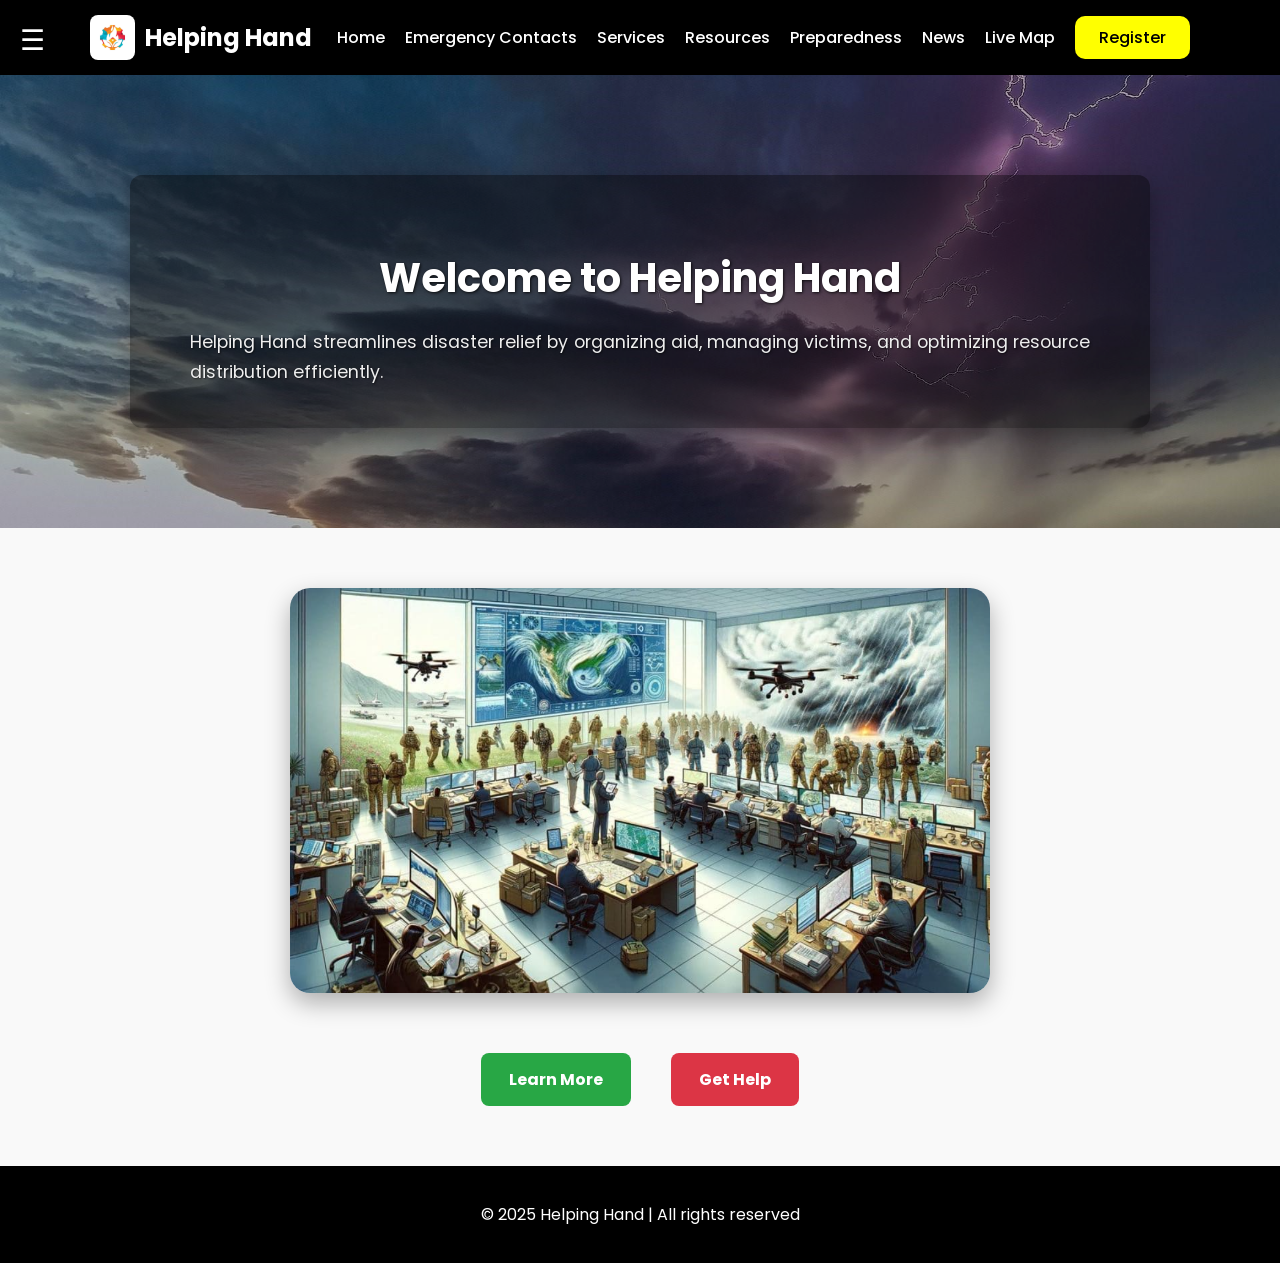
<file: index.html>
<!DOCTYPE html>
<html lang="en">
<head>
  <meta charset="UTF-8" />
  <meta name="viewport" content="width=device-width, initial-scale=1.0" />
  <title>Helping Hand</title>
  <link rel="stylesheet" href="style.css" />
  <link href="https://fonts.googleapis.com/css2?family=Poppins:wght@400;600&display=swap" rel="stylesheet" />
  <style>
    body {
      margin: 0;
      font-family: 'Poppins', sans-serif;
      background: #f9f9f9;
      color: #333;
    }

    .navbar {
      background-color: #000;
      color: white;
      padding: 15px 0;
    }

    .nav-container {
      max-width: 1100px;
      margin: auto;
      display: flex;
      justify-content: space-between;
      align-items: center;
      padding: 0 20px;
    }

    .nav-links {
      list-style: none;
      display: flex;
      gap: 20px;
      margin: 0;
      padding: 0;
      align-items: center;
    }

    .nav-links a {
      color: white;
      text-decoration: none;
      font-weight: 500;
    }

    .logo-img {
      height: 45px;
      width: auto;
      border-radius: 8px;
    }

    .logo {
      font-size: 1.5rem;
      color: white;
    }

    .hamburger {
      font-size: 28px;
      cursor: pointer;
      color: white;
    }

    .hero {
      position: relative;
      text-align: center;
      padding: 100px 20px;
      background-image: url("logo1.png");
      background-size: cover;
      background-position: center;
      background-repeat: no-repeat;
      color: white;
    }

    .hero::before {
      content: "";
      position: absolute;
      inset: 0;
      background-color: rgba(0, 0, 0, 0.3);
      z-index: 1;
    }

    .hero-content {
      position: relative;
      z-index: 2;
      background-color: rgba(0, 0, 0, 0.4);
      padding: 40px 60px;
      border-radius: 12px;
      max-width: 900px;
      margin: 0 auto;
      box-shadow: 0 8px 20px rgba(0, 0, 0, 0.3);
    }

    .hero-content h2 {
      font-size: 2.5rem;
      margin-bottom: 20px;
      color: #fff;
      text-shadow: 1px 1px 3px rgba(0, 0, 0, 0.8);
    }

    .hero-content p {
      font-size: 1.1rem;
      line-height: 1.7;
      color: #eee;
      text-align: justify;
      text-shadow: 1px 1px 2px rgba(0, 0, 0, 0.6);
      margin: 0;
    }

    .feature-image {
      width: 70%;
      max-width: 700px;
      margin: 60px auto 40px;
      display: block;
      border-radius: 20px;
      box-shadow: 0 10px 25px rgba(0, 0, 0, 0.3);
    }

    .button-row {
      display: flex;
      justify-content: center;
      gap: 40px;
      margin: 60px 0;
    }

    .action-btn {
      padding: 14px 28px;
      font-size: 1rem;
      font-weight: bold;
      border: none;
      border-radius: 8px;
      cursor: pointer;
      text-decoration: none;
      transition: background 0.3s ease;
    }

    .learn-more {
      background-color: #28a745;
      color: white;
    }

    .learn-more:hover {
      background-color: #218838;
    }

    .get-help {
      background-color: #dc3545;
      color: white;
    }

    .get-help:hover {
      background-color: #c82333;
    }

    .register-btn {
      background-color: yellow;
      color: black;
      padding: 10px 24px;
      border-radius: 10px;
      font-weight: bold;
      text-decoration: none;
    }

    .register-btn:hover {
      background-color: gold;
    }

    footer {
      text-align: center;
      padding: 20px;
      background: #000;
      color: white;
      margin-top: 60px;
    }

    .sidebar {
      height: 100%;
      width: 0;
      position: fixed;
      top: 0;
      left: 0;
      z-index: 1500;
      background-color: #004085;
      overflow-x: hidden;
      transition: 0.3s;
      padding-top: 60px;
    }

    .sidebar a {
      padding: 10px 25px;
      text-decoration: none;
      font-size: 18px;
      color: white;
      display: block;
      transition: 0.3s;
    }

    .sidebar a:hover {
      background-color: #0056b3;
    }

    .sidebar .closebtn {
      position: absolute;
      top: 10px;
      right: 25px;
      font-size: 30px;
      color: white;
    }
  </style>
</head>
<body>

  <nav class="navbar">
    <div class="nav-container">
      <span class="hamburger" onclick="toggleSidebar()">&#9776;</span>
      <div style="display: flex; align-items: center; gap: 10px;">
        <img src="logo.png" alt="Helping Hand Logo" class="logo-img" />
        <h1 class="logo" style="margin: 0;">Helping Hand</h1>
      </div>
      <ul class="nav-links">
        <li><a href="index.html">Home</a></li>
        <li><a href="emergency.html">Emergency Contacts</a></li>
        <li><a href="services.html">Services</a></li>
        <li><a href="resources.html">Resources</a></li>
        <li><a href="prepare.html">Preparedness</a></li>
        <li><a href="news.html">News</a></li>
        <li><a href="map.html">Live Map</a></li>
        <li id="nav-user-slot">
          <a class="register-btn" href="signin.html">Register</a>
        </li>
      </ul>
    </div>
  </nav>

  <div id="mySidebar" class="sidebar">
    <a href="javascript:void(0)" class="closebtn" onclick="toggleSidebar()">&times;</a>
    <a href="index.html">🏠 Home</a>
    <a href="emergency.html">🚨 Emergency Contacts</a>
    <a href="services.html">🛠️ Services</a>
    <a href="resources.html">📦 Resources</a>
    <a href="prepare.html">🧰 Preparedness</a>
    <a href="news.html">📰 News</a>
    <a href="map.html">🗺️ Live Map</a>
  </div>

  <header class="hero">
    <div class="hero-content">
      <h2>Welcome to Helping Hand</h2>
      <p style="margin-top: 10px;">
        Helping Hand streamlines disaster relief by organizing aid, managing victims, and optimizing resource distribution efficiently.
      </p>
    </div>
  </header>

  <img src="logo2.png" alt="Middle Image" class="feature-image" />

  <div class="button-row">
    <a href="get-help.html" class="action-btn learn-more">Learn More</a>
    <a href="emergency.html" class="action-btn get-help">Get Help</a>
  </div>

  <footer>
    <p>&copy; 2025 Helping Hand | All rights reserved</p>
  </footer>

  <script>
    function toggleSidebar() {
      const sidebar = document.getElementById("mySidebar");
      sidebar.style.width = sidebar.style.width === "250px" ? "0" : "250px";
    }

    window.addEventListener("DOMContentLoaded", function () {
      const isLoggedIn = sessionStorage.getItem("sessionLoggedIn") === "true";
      const navUserSlot = document.getElementById("nav-user-slot");

      if (isLoggedIn && navUserSlot) {
        navUserSlot.innerHTML = `
          <img src="tp-logo.png" alt="User Logo" style="
            height: 38px;
            width: 38px;
            border-radius: 50%;
            object-fit: cover;
            cursor: pointer;
          " title="Welcome!" />
        `;
      }
    });
  </script>

</body>
</html>
</file>
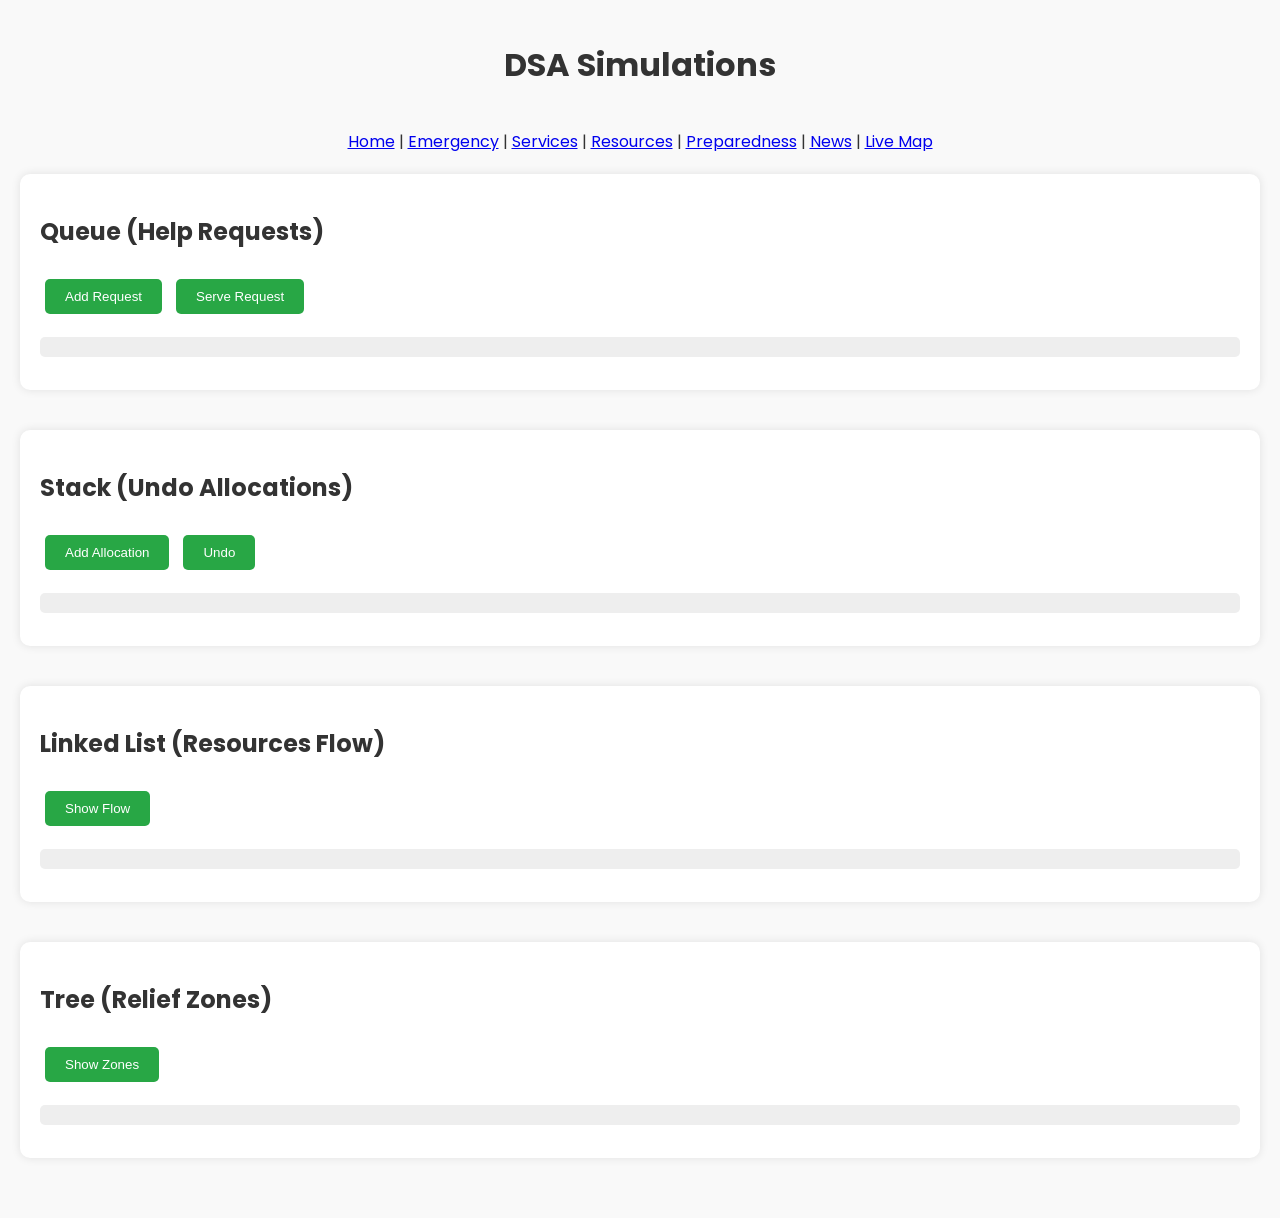
<file: dsa.html>
<!DOCTYPE html>
<html lang="en">
<head>
  <meta charset="UTF-8">
  <title>DSA Simulation - Helping Hand</title>
  <meta name="viewport" content="width=device-width, initial-scale=1.0">
  <link href="https://fonts.googleapis.com/css2?family=Poppins:wght@400;600&display=swap" rel="stylesheet">
  <style>
    body {
      font-family: 'Poppins', sans-serif;
      margin: 0;
      padding: 20px;
      background-color: #f9f9f9;
      color: #333;
    }
    h1 {
      text-align: center;
      margin-bottom: 40px;
    }
    .section {
      margin-bottom: 40px;
      padding: 20px;
      background: #fff;
      border-radius: 10px;
      box-shadow: 0 0 10px rgba(0,0,0,0.1);
    }
    button {
      margin: 10px 5px;
      padding: 10px 20px;
      border: none;
      background-color: #28a745;
      color: white;
      border-radius: 5px;
      cursor: pointer;
    }
    pre {
      background: #eee;
      padding: 10px;
      border-radius: 5px;
      white-space: pre-wrap;
    }
  </style>
</head>
<body>
  <h1>DSA Simulations</h1>

  <nav style="text-align:center; margin-bottom: 20px;">
    <a href="index.html">Home</a> |
    <a href="emergency.html">Emergency</a> |
    <a href="services.html">Services</a> |
    <a href="resources.html">Resources</a> |
    <a href="prepare.html">Preparedness</a> |
    <a href="news.html">News</a> |
    <a href="map.html">Live Map</a>
  </nav>

  <div class="section">
    <h2>Queue (Help Requests)</h2>
    <button onclick="enqueueRequest()">Add Request</button>
    <button onclick="dequeueRequest()">Serve Request</button>
    <pre id="queueOutput"></pre>
  </div>

  <div class="section">
    <h2>Stack (Undo Allocations)</h2>
    <button onclick="pushAllocation()">Add Allocation</button>
    <button onclick="popAllocation()">Undo</button>
    <pre id="stackOutput"></pre>
  </div>

  <div class="section">
    <h2>Linked List (Resources Flow)</h2>
    <button onclick="showLinkedList()">Show Flow</button>
    <pre id="linkedListOutput"></pre>
  </div>

  <div class="section">
    <h2>Tree (Relief Zones)</h2>
    <button onclick="showTree()">Show Zones</button>
    <pre id="treeOutput"></pre>
  </div>

  <script>
    class Queue {
      constructor() {
        this.items = [];
      }
      enqueue(item) {
        this.items.push(item);
      }
      dequeue() {
        return this.items.shift();
      }
      display() {
        return this.items.join(' -> ') + (this.items.length ? `\nPending: ${this.items.length}` : '');
      }
    }

    const helpQueue = new Queue();
    let requestId = 1;

    function enqueueRequest() {
      helpQueue.enqueue(`Request ${requestId++}`);
      document.getElementById('queueOutput').textContent = helpQueue.display();
    }

    function dequeueRequest() {
      helpQueue.dequeue();
      document.getElementById('queueOutput').textContent = helpQueue.display();
    }

    class Stack {
      constructor() {
        this.items = [];
      }
      push(item) {
        this.items.push(item);
      }
      pop() {
        return this.items.pop();
      }
      display() {
        return this.items.slice().reverse().join('\n');
      }
    }

    const allocationStack = new Stack();
    let allocationId = 1;

    function pushAllocation() {
      allocationStack.push(`Allocation ${allocationId++}`);
      document.getElementById('stackOutput').textContent = allocationStack.display();
    }

    function popAllocation() {
      allocationStack.pop();
      document.getElementById('stackOutput').textContent = allocationStack.display();
    }

    class Node {
      constructor(data) {
        this.data = data;
        this.next = null;
      }
    }

    class LinkedList {
      constructor() {
        this.head = null;
      }
      append(data) {
        const newNode = new Node(data);
        if (!this.head) {
          this.head = newNode;
          return;
        }
        let current = this.head;
        while (current.next) {
          current = current.next;
        }
        current.next = newNode;
      }
      display() {
        let result = '', current = this.head;
        while (current) {
          result += current.data + ' -> ';
          current = current.next;
        }
        return result + 'null';
      }
    }

    const resourceFlow = new LinkedList();
    resourceFlow.append("Food");
    resourceFlow.append("Water");
    resourceFlow.append("Medical Supplies");

    function showLinkedList() {
      document.getElementById('linkedListOutput').textContent = resourceFlow.display();
    }

    class TreeNode {
      constructor(data) {
        this.data = data;
        this.children = [];
      }
      addChild(node) {
        this.children.push(node);
      }
      display(level = 0) {
        let result = '  '.repeat(level) + '- ' + this.data + '\n';
        for (let child of this.children) {
          result += child.display(level + 1);
        }
        return result;
      }
    }

    const rootZone = new TreeNode("National Relief Center");
    const zoneA = new TreeNode("Zone A");
    const zoneB = new TreeNode("Zone B");
    zoneA.addChild(new TreeNode("Subzone A1"));
    zoneA.addChild(new TreeNode("Subzone A2"));
    zoneB.addChild(new TreeNode("Subzone B1"));
    rootZone.addChild(zoneA);
    rootZone.addChild(zoneB);

    function showTree() {
      document.getElementById('treeOutput').textContent = rootZone.display();
    }
  </script>
</body>
</html>
</file>
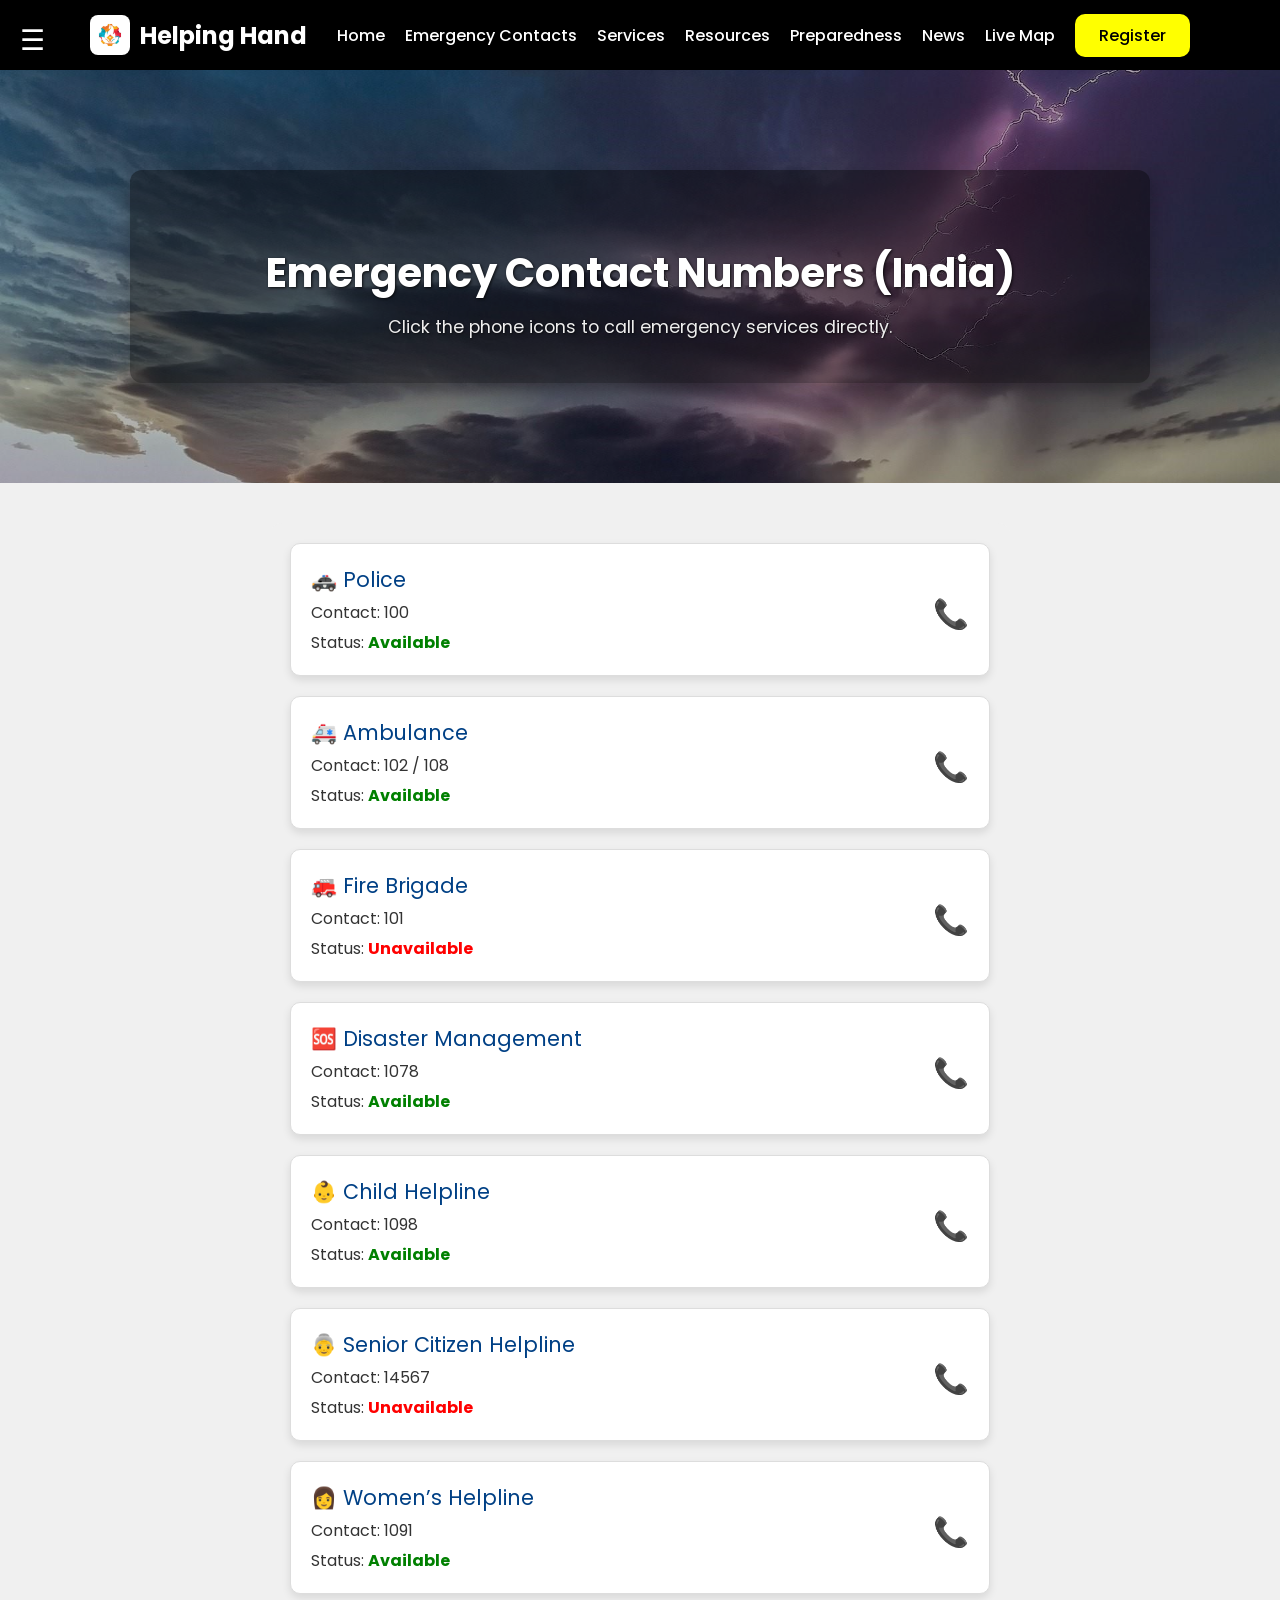
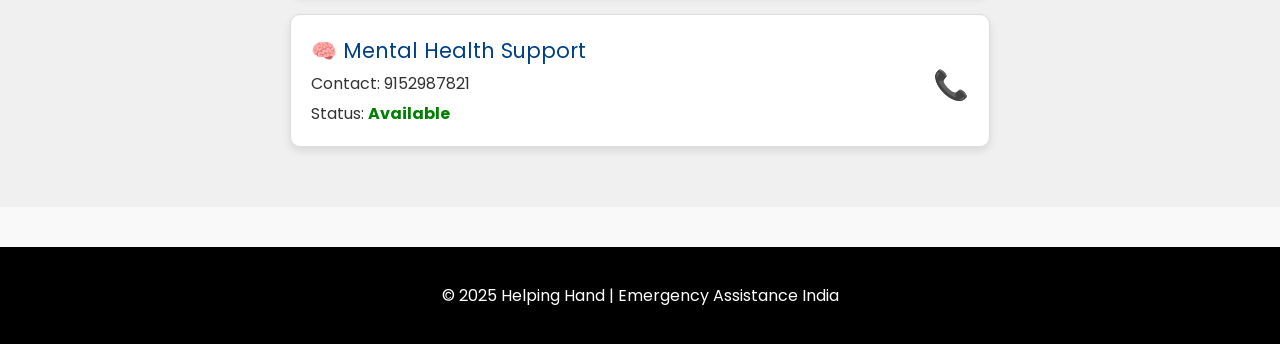
<file: emergency.html>
<!DOCTYPE html>
<html lang="en">
<head>
  <meta charset="UTF-8" />
  <meta name="viewport" content="width=device-width, initial-scale=1.0" />
  <title>Emergency Contacts - Helping Hand</title>
  <link rel="stylesheet" href="style.css" />
  <link href="https://fonts.googleapis.com/css2?family=Poppins:wght@400;600&display=swap" rel="stylesheet">
  <style>
    body {
      margin: 0;
      font-family: 'Poppins', sans-serif;
      background: #f9f9f9;
      color: #333;
    }

    .navbar {
      background-color: #000;
      color: white;
      padding: 15px 0;
    }

    .nav-container {
      max-width: 1100px;
      margin: auto;
      display: flex;
      justify-content: space-between;
      align-items: center;
      padding: 0 20px;
    }

    .nav-links {
      list-style: none;
      display: flex;
      gap: 20px;
      margin: 0;
      padding: 0;
    }

    .nav-links a {
      color: white;
      text-decoration: none;
      font-weight: 500;
    }

    .logo-img {
      height: 40px;
      width: auto;
      border-radius: 8px;
    }

    .logo {
      font-size: 1.5rem;
      color: white;
    }

    .hamburger {
      font-size: 28px;
      cursor: pointer;
      color: white;
    }

    .sidebar {
      height: 100%;
      width: 0;
      position: fixed;
      top: 0;
      left: 0;
      z-index: 1500;
      background-color: #004085;
      overflow-x: hidden;
      transition: 0.3s;
      padding-top: 60px;
    }

    .sidebar a {
      padding: 10px 25px;
      text-decoration: none;
      font-size: 18px;
      color: white;
      display: block;
      transition: 0.3s;
    }

    .sidebar a:hover {
      background-color: #0056b3;
    }

    .sidebar .closebtn {
      position: absolute;
      top: 10px;
      right: 25px;
      font-size: 30px;
      color: white;
    }

    .hero {
      position: relative;
      text-align: center;
      padding: 100px 20px;
      background-image: url("logo1.png");
      background-size: cover;
      background-position: center;
      background-repeat: no-repeat;
      color: white;
    }

    .hero::before {
      content: "";
      position: absolute;
      inset: 0;
      background-color: rgba(0, 0, 0, 0.3);
      z-index: 1;
    }

    .hero > div {
      position: relative;
      z-index: 2;
      background-color: rgba(0, 0, 0, 0.4);
      padding: 40px 60px;
      border-radius: 12px;
      max-width: 900px;
      margin: 0 auto;
      box-shadow: 0 8px 20px rgba(0, 0, 0, 0.3);
    }

    .hero h2 {
      margin-bottom: 10px;
      font-size: 2.5rem;
      color: #fff;
      text-shadow: 1px 1px 3px rgba(0, 0, 0, 0.8);
    }

    .hero p {
      margin: 0;
      font-size: 1.1rem;
      line-height: 1.7;
      color: #eee;
      text-shadow: 1px 1px 2px rgba(0, 0, 0, 0.6);
    }

    .contact-wrapper {
      background-color: #f0f0f0;
      padding: 40px 0;
    }

    .contact-section {
      max-width: 700px;
      margin: 0 auto;
      padding: 20px;
      background-color: #f0f0f0;
      border-radius: 12px;
      display: flex;
      flex-direction: column;
      gap: 20px;
    }

    .contact-card {
      background-color: #ffffff;
      border: 1px solid #ddd;
      padding: 20px;
      border-radius: 10px;
      box-shadow: 0 4px 8px rgba(0,0,0,0.1);
      transition: transform 0.2s;
      display: flex;
      justify-content: space-between;
      align-items: center;
      flex-wrap: wrap;
    }

    .contact-card:hover {
      transform: translateY(-3px);
    }

    .contact-info {
      flex: 1;
    }

    .contact-title {
      font-size: 1.3rem;
      margin-bottom: 5px;
      color: #004085;
    }

    .contact-number,
    .contact-status {
      font-size: 1rem;
      margin-top: 5px;
    }

    .status {
      font-weight: bold;
    }

    .available {
      color: green;
    }

    .unavailable {
      color: red;
    }

    .icon-links {
      font-size: 1.8rem;
      display: flex;
      gap: 15px;
      margin-top: 10px;
    }

    .icon-links a {
      color: #004085;
      text-decoration: none;
    }

    .icon-links a:hover {
      color: #218838;
    }

    footer {
      text-align: center;
      padding: 20px;
      background: #000;
      color: white;
      margin-top: 40px;
    }

    .register-btn {
      background-color: yellow;
      color: black;
      padding: 10px 24px;
      border-radius: 10px;
      font-weight: bold;
      text-decoration: none;
    }

    .register-btn:hover {
      background-color: gold;
    }

    @media (max-width: 500px) {
      .contact-card {
        flex-direction: column;
        align-items: flex-start;
      }

      .icon-links {
        margin-top: 15px;
      }
    }
  </style>
</head>
<body>

  <nav class="navbar">
    <div class="nav-container">
      <span class="hamburger" onclick="toggleSidebar()">&#9776;</span>
      <div style="display: flex; align-items: center; gap: 10px;">
        <img src="logo.png" alt="Helping Hand Logo" class="logo-img" />
        <h1 class="logo" style="margin: 0;">Helping Hand</h1>
      </div>
      <ul class="nav-links">
        <li><a href="index.html">Home</a></li>
        <li><a href="emergency.html">Emergency Contacts</a></li>
        <li><a href="services.html">Services</a></li>
        <li><a href="resources.html">Resources</a></li>
        <li><a href="prepare.html">Preparedness</a></li>
        <li><a href="news.html">News</a></li>
        <li><a href="map.html">Live Map</a></li>
        <li id="nav-user-slot">
          <a class="register-btn" href="signin.html">Register</a>
        </li>
      </ul>
    </div>
  </nav>

  <div id="mySidebar" class="sidebar">
    <a href="javascript:void(0)" class="closebtn" onclick="toggleSidebar()">&times;</a>
    <a href="index.html">🏠 Home</a>
    <a href="emergency.html">🚨 Emergency</a>
    <a href="signin.html">🔐 Sign In</a>
    <a href="signup.html">📝 Sign Up</a>
  </div>

  <header class="hero">
    <div>
      <h2>Emergency Contact Numbers (India)</h2>
      <p>Click the phone icons to call emergency services directly.</p>
    </div>
  </header>

  <div class="contact-wrapper">
    <section class="contact-section">
   <div class="contact-card">
        <div class="contact-info">
          <div class="contact-title">🚓 Police</div>
          <div class="contact-number">Contact: 100</div>
          <div class="contact-status">Status: <span class="status available">Available</span></div>
        </div>
        <div class="icon-links">
          <a href="tel:100" title="Call Police">📞</a>
        </div>
      </div>

      <div class="contact-card">
        <div class="contact-info">
          <div class="contact-title">🚑 Ambulance</div>
          <div class="contact-number">Contact: 102 / 108</div>
          <div class="contact-status">Status: <span class="status available">Available</span></div>
        </div>
        <div class="icon-links">
          <a href="tel:102" title="Call Ambulance">📞</a>
        </div>
      </div>

      <div class="contact-card">
        <div class="contact-info">
          <div class="contact-title">🚒 Fire Brigade</div>
          <div class="contact-number">Contact: 101</div>
          <div class="contact-status">Status: <span class="status unavailable">Unavailable</span></div>
        </div>
        <div class="icon-links">
          <a href="tel:101" title="Call Fire Dept">📞</a>
        </div>
      </div>

      <div class="contact-card">
        <div class="contact-info">
          <div class="contact-title">🆘 Disaster Management</div>
          <div class="contact-number">Contact: 1078</div>
          <div class="contact-status">Status: <span class="status available">Available</span></div>
        </div>
        <div class="icon-links">
          <a href="tel:1078" title="Call Disaster Help">📞</a>
        </div>
      </div>

      <div class="contact-card">
        <div class="contact-info">
          <div class="contact-title">👶 Child Helpline</div>
          <div class="contact-number">Contact: 1098</div>
          <div class="contact-status">Status: <span class="status available">Available</span></div>
        </div>
        <div class="icon-links">
          <a href="tel:1098" title="Call Childline">📞</a>
        </div>
      </div>

      <div class="contact-card">
        <div class="contact-info">
          <div class="contact-title">👵 Senior Citizen Helpline</div>
          <div class="contact-number">Contact: 14567</div>
          <div class="contact-status">Status: <span class="status unavailable">Unavailable</span></div>
        </div>
        <div class="icon-links">
          <a href="tel:14567" title="Call Senior Help">📞</a>
        </div>
      </div>

      <div class="contact-card">
        <div class="contact-info">
          <div class="contact-title">👩 Women’s Helpline</div>
          <div class="contact-number">Contact: 1091</div>
          <div class="contact-status">Status: <span class="status available">Available</span></div>
        </div>
        <div class="icon-links">
          <a href="tel:1091" title="Call Women Help">📞</a>
        </div>
      </div>

      <div class="contact-card">
        <div class="contact-info">
          <div class="contact-title">🧠 Mental Health Support</div>
          <div class="contact-number">Contact: 9152987821</div>
          <div class="contact-status">Status: <span class="status available">Available</span></div>
        </div>
        <div class="icon-links">
          <a href="tel:9152987821" title="Call Mental Support">📞</a>
        </div>
      </div>


    </section>
  </div>

  <footer>
    <p>&copy; 2025 Helping Hand | Emergency Assistance India</p>
  </footer>

  <script>
    function toggleSidebar() {
      const sidebar = document.getElementById("mySidebar");
      sidebar.style.width = sidebar.style.width === "250px" ? "0" : "250px";
    }

    window.addEventListener("DOMContentLoaded", function () {
      const isLoggedIn = sessionStorage.getItem("sessionLoggedIn") === "true";
      const navUserSlot = document.getElementById("nav-user-slot");

      if (isLoggedIn && navUserSlot) {
        navUserSlot.innerHTML = `
          <img src="tp-logo.png" alt="User Logo" style="
            height: 38px;
            width: 38px;
            border-radius: 50%;
            object-fit: cover;
            cursor: pointer;
          " title="Welcome!" />
        `;
      }
    });
  </script>

</body>
</html>
</file>
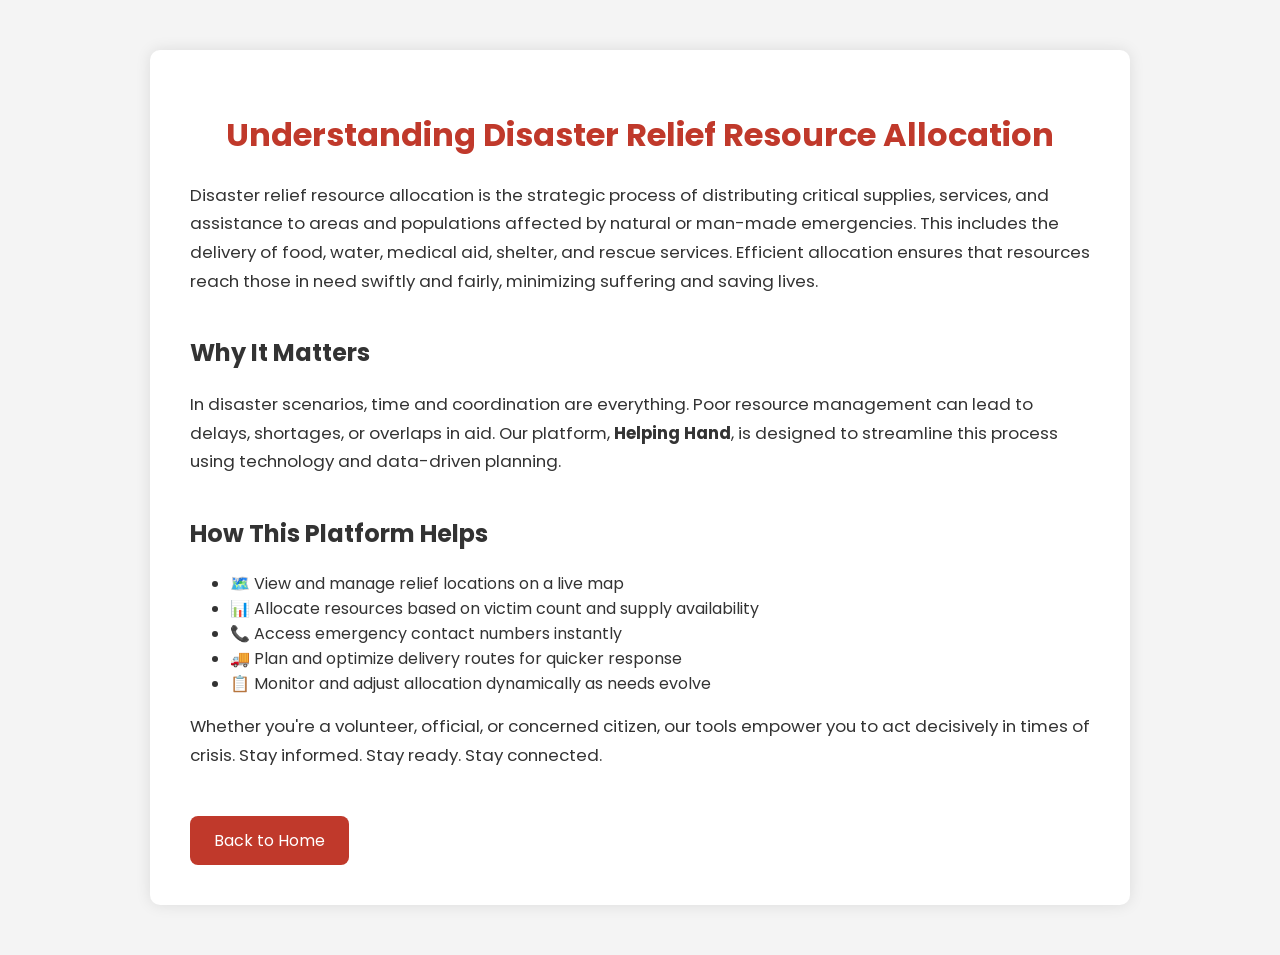
<file: get-help.html>
<!DOCTYPE html>
<html lang="en">
<head>
  <meta charset="UTF-8">
  <meta name="viewport" content="width=device-width, initial-scale=1.0">
  <title>Get Help - Helping Hand</title>
  <link href="https://fonts.googleapis.com/css2?family=Poppins:wght@400;600&display=swap" rel="stylesheet">
  <style>
    body {
      font-family: 'Poppins', sans-serif;
      margin: 0;
      padding: 0;
      background-color: #f4f4f4;
      color: #333;
    }

    .container {
      max-width: 900px;
      margin: 50px auto;
      background: #fff;
      padding: 40px;
      border-radius: 10px;
      box-shadow: 0 0 15px rgba(0,0,0,0.1);
    }

    h1 {
      color: #c0392b;
      text-align: center;
    }

    h2 {
      margin-top: 40px;
      color: #333;
    }

    p {
      line-height: 1.7;
      font-size: 1.05rem;
    }

    a {
      display: inline-block;
      margin-top: 30px;
      text-decoration: none;
      background: #c0392b;
      color: #fff;
      padding: 12px 24px;
      border-radius: 8px;
      transition: background 0.3s ease;
    }

    a:hover {
      background: #a93226;
    }
  </style>
</head>
<body>
  <div class="container">
    <h1>Understanding Disaster Relief Resource Allocation</h1>

    <p>
      Disaster relief resource allocation is the strategic process of distributing critical supplies, services,
      and assistance to areas and populations affected by natural or man-made emergencies. This includes the
      delivery of food, water, medical aid, shelter, and rescue services. Efficient allocation ensures that 
      resources reach those in need swiftly and fairly, minimizing suffering and saving lives.
    </p>

    <h2>Why It Matters</h2>
    <p>
      In disaster scenarios, time and coordination are everything. Poor resource management can lead to delays,
      shortages, or overlaps in aid. Our platform, <strong>Helping Hand</strong>, is designed to streamline this process
      using technology and data-driven planning.
    </p>

    <h2>How This Platform Helps</h2>
    <ul>
      <li>🗺️ View and manage relief locations on a live map</li>
      <li>📊 Allocate resources based on victim count and supply availability</li>
      <li>📞 Access emergency contact numbers instantly</li>
      <li>🚚 Plan and optimize delivery routes for quicker response</li>
      <li>📋 Monitor and adjust allocation dynamically as needs evolve</li>
    </ul>

    <p>
      Whether you're a volunteer, official, or concerned citizen, our tools empower you to act decisively in times
      of crisis. Stay informed. Stay ready. Stay connected.
    </p>

    <a href="index.html">Back to Home</a>
  </div>
</body>
</html>
</file>
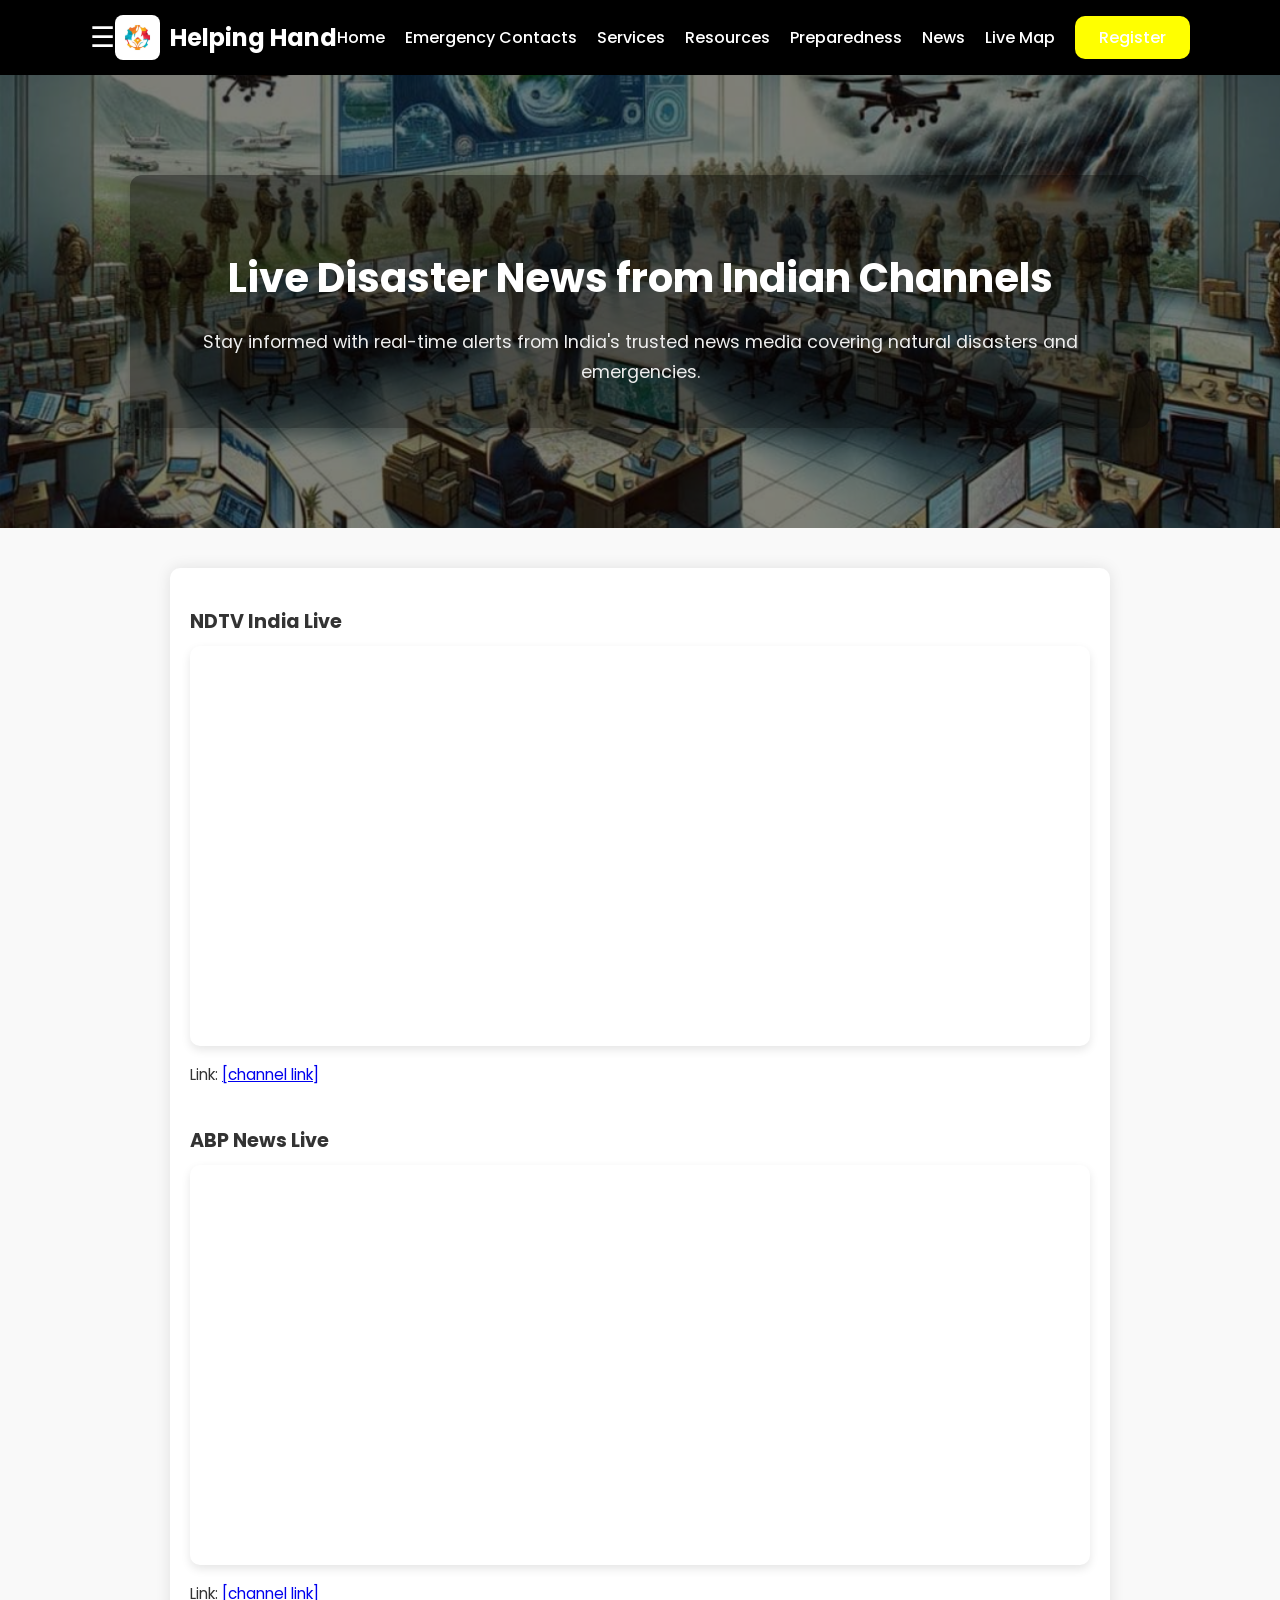
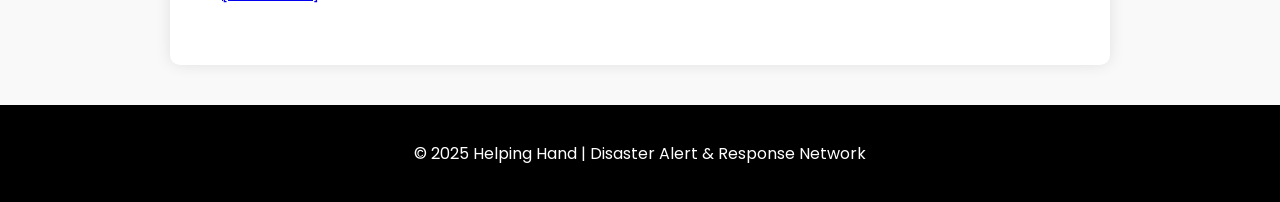
<file: news.html>
<!DOCTYPE html>
<html lang="en">
<head>
  <meta charset="UTF-8" />
  <meta name="viewport" content="width=device-width, initial-scale=1.0"/>
  <title>Disaster News - Helping Hand</title>
  <link href="https://fonts.googleapis.com/css2?family=Poppins:wght@400;600&display=swap" rel="stylesheet"/>
  <style>
    body {
      margin: 0;
      font-family: 'Poppins', sans-serif;
      background: #f9f9f9;
      color: #333;
    }

    .navbar {
      background-color: #000;
      color: white;
      padding: 15px 0;
    }

    .nav-container {
      max-width: 1100px;
      margin: auto;
      display: flex;
      justify-content: space-between;
      align-items: center;
      padding: 0 20px;
    }

    .nav-links {
      list-style: none;
      display: flex;
      gap: 20px;
      margin: 0;
      padding: 0;
    }

    .nav-links a {
      color: white;
      text-decoration: none;
      font-weight: 500;
    }

    .logo-img {
      height: 45px;
      border-radius: 8px;
    }

    .logo {
      font-size: 1.5rem;
      color: white;
    }

    .hamburger {
      font-size: 28px;
      cursor: pointer;
      color: white;
    }

    .hero {
      position: relative;
      text-align: center;
      padding: 100px 20px;
      background-image: url("logo2.png");
      background-size: cover;
      background-position: center;
      background-repeat: no-repeat;
      color: white;
    }

    .hero::before {
      content: "";
      position: absolute;
      inset: 0;
      background-color: rgba(0, 0, 0, 0.5);
      z-index: 1;
    }

    .hero-content {
      position: relative;
      z-index: 2;
      background-color: rgba(0, 0, 0, 0.4);
      padding: 40px 60px;
      border-radius: 12px;
      max-width: 900px;
      margin: 0 auto;
      box-shadow: 0 8px 20px rgba(0, 0, 0, 0.3);
    }

    .hero-content h2 {
      font-size: 2.5rem;
      margin-bottom: 20px;
      color: #fff;
    }

    .hero-content p {
      font-size: 1.1rem;
      line-height: 1.7;
      color: #eee;
      margin: 0;
    }

    .news-section {
      max-width: 900px;
      margin: 40px auto;
      padding: 20px;
      background: white;
      border-radius: 10px;
      box-shadow: 0 0 15px rgba(0, 0, 0, 0.1);
    }

    .news-item {
      margin-bottom: 40px;
    }

    .news-item iframe {
      width: 100%;
      height: 400px;
      border: none;
      border-radius: 10px;
      box-shadow: 0 4px 10px rgba(0,0,0,0.1);
    }

    .news-item h3 {
      margin-bottom: 10px;
      font-size: 1.2rem;
    }

    .news-item p {
      margin-top: 10px;
      font-size: 0.95rem;
    }

    footer {
      text-align: center;
      padding: 20px;
      background: #000;
      color: white;
      margin-top: 40px;
    }

    .sidebar {
      height: 100%;
      width: 0;
      position: fixed;
      top: 0;
      left: 0;
      z-index: 1500;
      background-color: #004085;
      overflow-x: hidden;
      transition: 0.3s;
      padding-top: 60px;
    }

    .sidebar a {
      padding: 10px 25px;
      text-decoration: none;
      font-size: 18px;
      color: white;
      display: block;
      transition: 0.3s;
    }

    .sidebar a:hover {
      background-color: #0056b3;
    }

    .sidebar .closebtn {
      position: absolute;
      top: 10px;
      right: 25px;
      font-size: 30px;
      color: white;
    }

    .register-btn {
      background-color: yellow;
      color: black;
      padding: 10px 24px;
      border-radius: 10px;
      font-weight: bold;
      text-decoration: none;
    }

    .register-btn:hover {
      background-color: gold;
    }
  </style>
</head>
<body>

  <nav class="navbar">
    <div class="nav-container">
      <span class="hamburger" onclick="toggleSidebar()">&#9776;</span>
      <div style="display: flex; align-items: center; gap: 10px;">
        <img src="logo.png" alt="Helping Hand Logo" class="logo-img" />
        <h1 class="logo" style="margin: 0;">Helping Hand</h1>
      </div>
      <ul class="nav-links">
        <li><a href="index.html">Home</a></li>
        <li><a href="emergency.html">Emergency Contacts</a></li>
        <li><a href="services.html">Services</a></li>
        <li><a href="resources.html">Resources</a></li>
        <li><a href="prepare.html">Preparedness</a></li>
        <li><a href="news.html">News</a></li>
        <li><a href="map.html">Live Map</a></li>
        <li id="nav-user-slot">
          <a class="register-btn" href="signin.html">Register</a>
        </li>
      </ul>
    </div>
  </nav>

  <div id="mySidebar" class="sidebar">
    <a href="javascript:void(0)" class="closebtn" onclick="toggleSidebar()">&times;</a>
    <a href="index.html">🏠 Home</a>
    <a href="emergency.html">🚨 Emergency</a>
    <a href="services.html">🛠️ Services</a>
    <a href="resources.html">📦 Resources</a>
    <a href="prepare.html">🧰 Preparedness</a>
    <a href="news.html">📰 News</a>
    <a href="map.html">🗺️ Live Map</a>
  </div>

  <header class="hero">
    <div class="hero-content">
      <h2>Live Disaster News from Indian Channels</h2>
      <p>Stay informed with real-time alerts from India's trusted news media covering natural disasters and emergencies.</p>
    </div>
  </header>

  <section class="news-section">
    <div class="news-item">
      <h3>NDTV India Live</h3>
      <iframe src="https://ndtv.in/livetv-ndtvindia" allowfullscreen></iframe>
      <p>Link: <a href="https://ndtv.in/livetv-ndtvindia" target="_blank">[channel link]</a></p>
    </div>

    <div class="news-item">
      <h3>ABP News Live</h3>
      <iframe src="https://www.youtube.com/embed/nyd-xznCpJc" allowfullscreen></iframe>
      <p>Link: <a href="https://www.youtube.com/watch?v=nyd-xznCpJc" target="_blank">[channel link]</a></p>
    </div>
  </section>

  <footer>
    <p>&copy; 2025 Helping Hand | Disaster Alert & Response Network</p>
  </footer>

  <script>
    function toggleSidebar() {
      const sidebar = document.getElementById("mySidebar");
      sidebar.style.width = sidebar.style.width === "250px" ? "0" : "250px";
    }

    window.addEventListener("DOMContentLoaded", function () {
      const isLoggedIn = sessionStorage.getItem("sessionLoggedIn") === "true";
      const navUserSlot = document.getElementById("nav-user-slot");

      if (isLoggedIn && navUserSlot) {
        navUserSlot.innerHTML = `
          <img src="tp-logo.png" alt="User Logo" style="
            height: 38px;
            width: 38px;
            border-radius: 50%;
            object-fit: cover;
            cursor: pointer;
          " title="Welcome!" />
        `;
      }
    });
  </script>

</body>
</html>
</file>
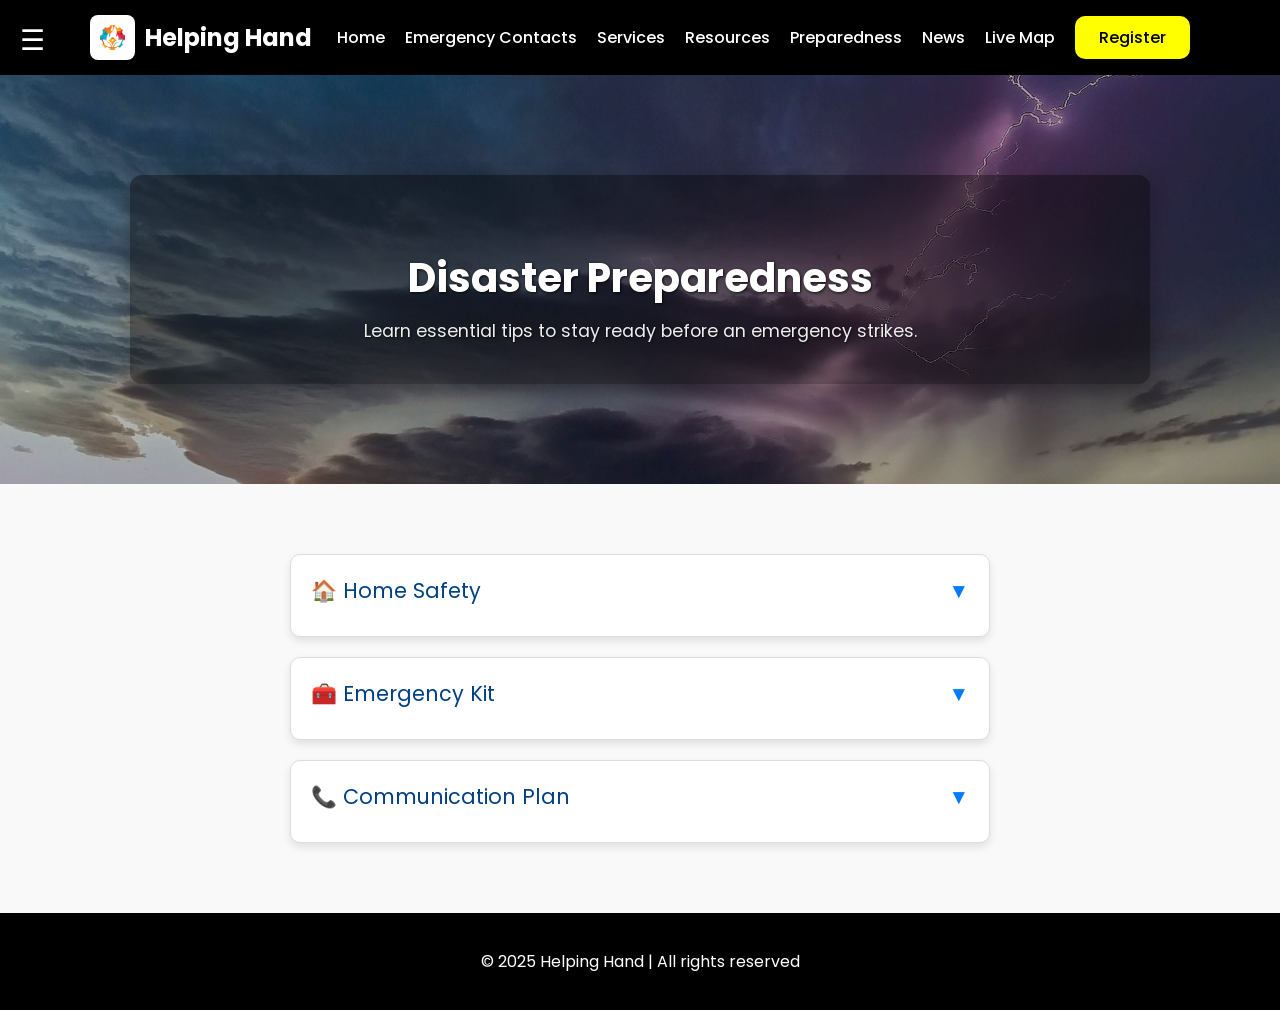
<file: prepare.html>
<!DOCTYPE html>
<html lang="en">
<head>
  <meta charset="UTF-8" />
  <meta name="viewport" content="width=device-width, initial-scale=1.0" />
  <title>Preparedness - Helping Hand</title>
  <link rel="stylesheet" href="style.css" />
  <link href="https://fonts.googleapis.com/css2?family=Poppins:wght@400;600&display=swap" rel="stylesheet" />
  <style>
    .navbar {
      background-color: #000;
      color: white;
      padding: 15px 0;
    }

    .prep-section {
      max-width: 700px;
      margin: 50px auto;
      padding: 20px;
      display: flex;
      flex-direction: column;
      gap: 20px;
    }

    .prep-card {
      background-color: #ffffff;
      border: 1px solid #ddd;
      padding: 20px;
      border-radius: 10px;
      box-shadow: 0 4px 8px rgba(0,0,0,0.1);
    }

    .prep-title {
      font-size: 1.3rem;
      color: #004085;
      margin-bottom: 10px;
      display: flex;
      justify-content: space-between;
      align-items: center;
      cursor: pointer;
    }

    .prep-tips {
      display: none;
      margin-top: 10px;
      color: #333;
      line-height: 1.6;
    }

    .arrow {
      font-size: 1.3rem;
      color: #007bff;
    }

    .hero {
      position: relative;
      text-align: center;
      padding: 100px 20px;
      background-image: url("logo1.png");
      background-size: cover;
      background-position: center;
      background-repeat: no-repeat;
      color: white;
    }

    .hero::before {
      content: "";
      position: absolute;
      inset: 0;
      background-color: rgba(0, 0, 0, 0.3);
      z-index: 1;
    }

    .hero > div {
      position: relative;
      z-index: 2;
      background-color: rgba(0, 0, 0, 0.4);
      padding: 40px 60px;
      border-radius: 12px;
      max-width: 900px;
      margin: 0 auto;
      box-shadow: 0 8px 20px rgba(0, 0, 0, 0.3);
    }

    .hero h2 {
      font-size: 2.5rem;
      color: #fff;
      text-shadow: 1px 1px 3px rgba(0, 0, 0, 0.8);
      margin-bottom: 10px;
    }

    .hero p {
      font-size: 1.1rem;
      color: #eee;
      text-shadow: 1px 1px 2px rgba(0, 0, 0, 0.6);
      margin: 0;
    }

    footer {
      text-align: center;
      padding: 20px;
      background: #000;
      color: white;
      margin-top: 40px;
    }

    .nav-container {
      max-width: 1100px;
      margin: auto;
      display: flex;
      justify-content: space-between;
      align-items: center;
      padding: 0 20px;
    }

    .nav-links {
      list-style: none;
      display: flex;
      gap: 20px;
      margin: 0;
      padding: 0;
      align-items: center;
    }

    .nav-links a {
      color: white;
      text-decoration: none;
      font-weight: 500;
    }

    .logo-img {
      height: 45px;
      width: auto;
      border-radius: 8px;
    }

    .logo {
      font-size: 1.5rem;
      color: white;
    }

    .hamburger {
      font-size: 28px;
      cursor: pointer;
      color: white;
    }

    .register-btn {
      background-color: yellow;
      color: black;
      padding: 10px 24px;
      border-radius: 10px;
      font-weight: bold;
      text-decoration: none;
    }

    .register-btn:hover {
      background-color: gold;
    }

    .sidebar {
      height: 100%;
      width: 0;
      position: fixed;
      top: 0;
      left: 0;
      z-index: 1500;
      background-color: #004085;
      overflow-x: hidden;
      transition: 0.3s;
      padding-top: 60px;
    }

    .sidebar a {
      padding: 10px 25px;
      text-decoration: none;
      font-size: 18px;
      color: white;
      display: block;
      transition: 0.3s;
    }

    .sidebar a:hover {
      background-color: #0056b3;
    }

    .sidebar .closebtn {
      position: absolute;
      top: 10px;
      right: 25px;
      font-size: 30px;
      color: white;
    }
  </style>
</head>
<body>

  <nav class="navbar">
    <div class="nav-container">
      <span class="hamburger" onclick="toggleSidebar()">&#9776;</span>
      <div style="display: flex; align-items: center; gap: 10px;">
        <img src="logo.png" alt="Helping Hand Logo" class="logo-img" />
        <h1 class="logo" style="margin: 0;">Helping Hand</h1>
      </div>
      <ul class="nav-links">
        <li><a href="index.html">Home</a></li>
        <li><a href="emergency.html">Emergency Contacts</a></li>
        <li><a href="services.html">Services</a></li>
        <li><a href="resources.html">Resources</a></li>
        <li><a href="prepare.html">Preparedness</a></li>
        <li><a href="news.html">News</a></li>
        <li><a href="map.html">Live Map</a></li>
        <li id="nav-user-slot">
          <a class="register-btn" href="signin.html">Register</a>
        </li>
      </ul>
    </div>
  </nav>

  <div id="mySidebar" class="sidebar">
    <a href="javascript:void(0)" class="closebtn" onclick="toggleSidebar()">&times;</a>
    <a href="index.html">🏠 Home</a>
    <a href="emergency.html">🚨 Emergency</a>
    <a href="services.html">🛠️ Services</a>
    <a href="resources.html">📦 Resources</a>
    <a href="prepare.html">🧰 Preparedness</a>
    <a href="signin.html">🔐 Sign In</a>
    <a href="signup.html">📝 Sign Up</a>
  </div>

  <header class="hero">
    <div>
      <h2>Disaster Preparedness</h2>
      <p>Learn essential tips to stay ready before an emergency strikes.</p>
    </div>
  </header>

  <section class="prep-section">
    <!-- Home Safety -->
    <div class="prep-card">
      <div class="prep-title" onclick="toggleTips(this)">
        🏠 Home Safety <span class="arrow">▼</span>
      </div>
      <div class="prep-tips">
        <ul>
          <li>Secure heavy furniture and wall hangings.</li>
          <li>Install smoke detectors and check them monthly.</li>
          <li>Know how to shut off water, gas, and electricity.</li>
        </ul>
      </div>
    </div>

    <!-- Emergency Kit -->
    <div class="prep-card">
      <div class="prep-title" onclick="toggleTips(this)">
        🧰 Emergency Kit <span class="arrow">▼</span>
      </div>
      <div class="prep-tips">
        <ul>
          <li>Include water, non-perishable food, flashlight, batteries, and a first aid kit.</li>
          <li>Pack necessary medications and copies of documents.</li>
          <li>Store kit in an easily accessible place for all family members.</li>
        </ul>
      </div>
    </div>

    <!-- Communication Plan -->
    <div class="prep-card">
      <div class="prep-title" onclick="toggleTips(this)">
        📞 Communication Plan <span class="arrow">▼</span>
      </div>
      <div class="prep-tips">
        <ul>
          <li>Establish an out-of-area emergency contact.</li>
          <li>Ensure every family member knows the plan.</li>
          <li>Use text messaging if phone lines are busy.</li>
        </ul>
      </div>
    </div>
  </section>

  <footer>
    <p>&copy; 2025 Helping Hand | All rights reserved</p>
  </footer>

  <script>
    function toggleSidebar() {
      const sidebar = document.getElementById("mySidebar");
      sidebar.style.width = sidebar.style.width === "250px" ? "0" : "250px";
    }

    function toggleTips(element) {
      const tips = element.nextElementSibling;
      const arrow = element.querySelector('.arrow');
      const isVisible = tips.style.display === "block";

      tips.style.display = isVisible ? "none" : "block";
      arrow.textContent = isVisible ? "▼" : "▲";
    }

    window.addEventListener("DOMContentLoaded", function () {
      const isLoggedIn = sessionStorage.getItem("sessionLoggedIn") === "true";
      const navUserSlot = document.getElementById("nav-user-slot");

      if (isLoggedIn && navUserSlot) {
        navUserSlot.innerHTML = `
          <img src="tp-logo.png" alt="User Logo" style="
            height: 38px;
            width: 38px;
            border-radius: 50%;
            object-fit: cover;
            cursor: pointer;
          " title="Welcome!" />
        `;
      }
    });
  </script>

</body>
</html>
</file>
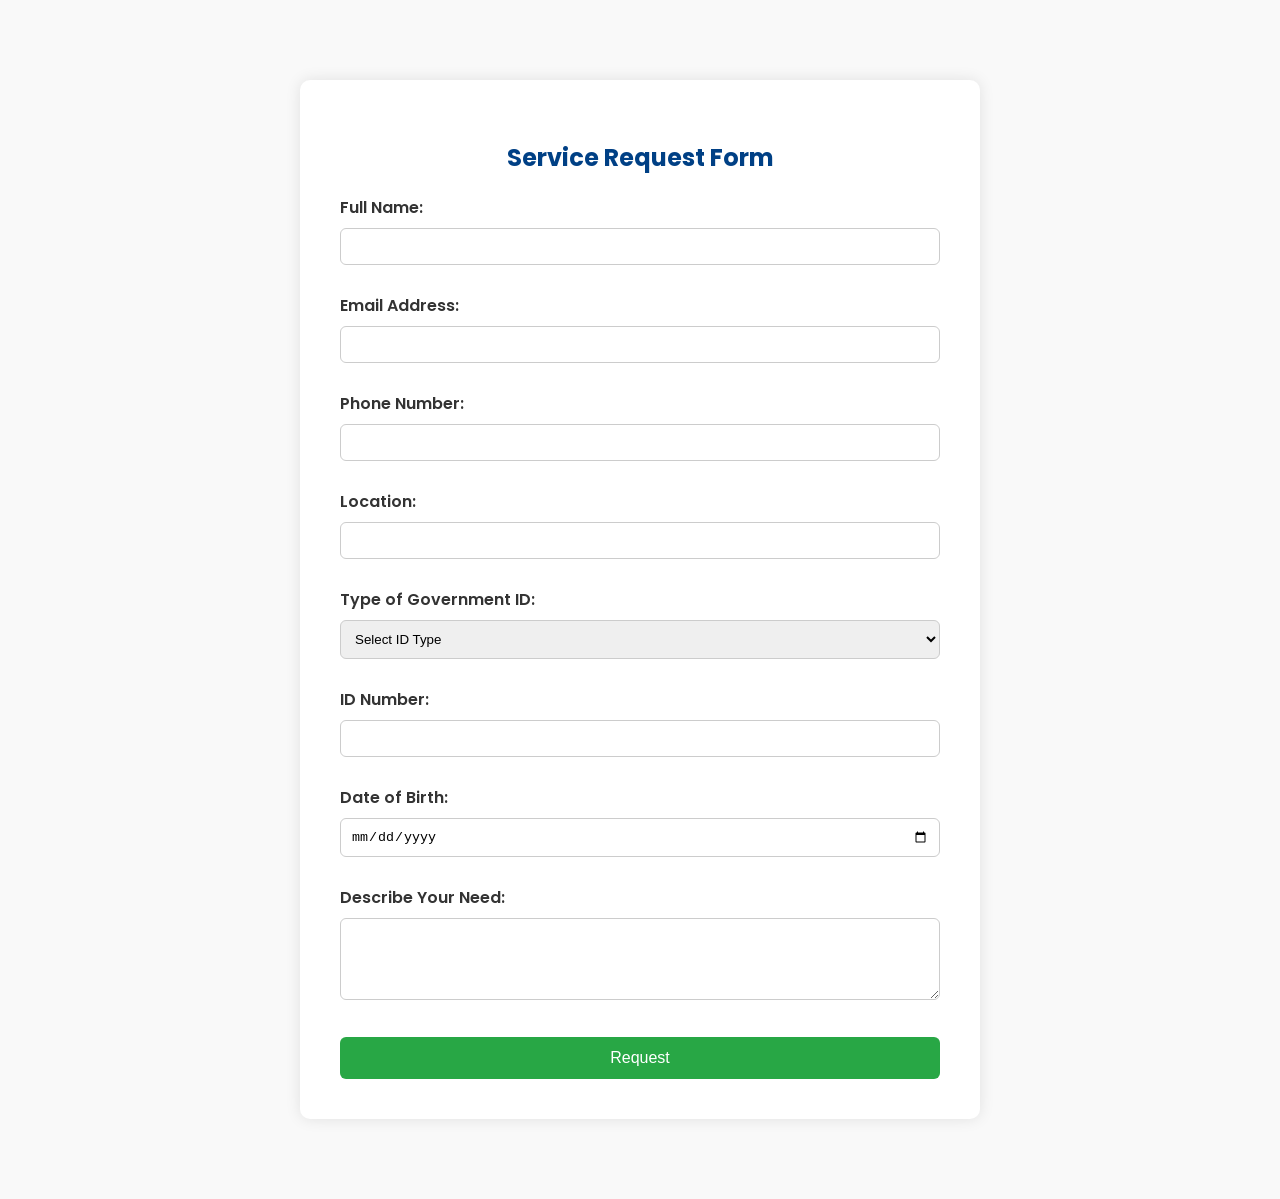
<file: request-service.html>
<!DOCTYPE html>
<html lang="en">
<head>
  <meta charset="UTF-8" />
  <meta name="viewport" content="width=device-width, initial-scale=1.0" />
  <title>Request Service - Helping Hand</title>
  <link rel="stylesheet" href="style.css" />
  <link href="https://fonts.googleapis.com/css2?family=Poppins:wght@400;600&display=swap" rel="stylesheet">
  <style>
    body {
      font-family: 'Poppins', sans-serif;
      margin: 0;
      padding: 0;
      background-color: #f9f9f9;
      color: #333;
    }
    .container {
      max-width: 600px;
      margin: 80px auto;
      background: #fff;
      padding: 40px;
      border-radius: 10px;
      box-shadow: 0 0 15px rgba(0,0,0,0.1);
    }
    h2 {
      margin-bottom: 20px;
      color: #004085;
      text-align: center;
    }
    label {
      display: block;
      margin-top: 20px;
      font-weight: 600;
    }
    input, select, textarea {
      width: 100%;
      padding: 10px;
      margin-top: 8px;
      border-radius: 6px;
      border: 1px solid #ccc;
      box-sizing: border-box;
    }
    button {
      width: 100%;
      padding: 12px;
      background-color: #28a745;
      color: white;
      border: none;
      border-radius: 6px;
      font-size: 1rem;
      margin-top: 30px;
      cursor: pointer;
    }
    button.submitted {
      background-color: #6c757d;
    }
  </style>
</head>
<body>

  <div class="container">
    <h2 id="form-title">Service Request Form</h2>
    <form id="serviceRequestForm">
      <label for="fullName">Full Name:</label>
      <input type="text" id="fullName" name="fullName" required />

      <label for="email">Email Address:</label>
      <input type="email" id="email" name="email" required />

      <label for="phone">Phone Number:</label>
      <input type="tel" id="phone" name="phone" required />

      <label for="location">Location:</label>
      <input type="text" id="location" name="location" required />

      <label for="idType">Type of Government ID:</label>
      <select id="idType" name="idType" required>
        <option value="">Select ID Type</option>
        <option value="Aadhar">Aadhar</option>
        <option value="Passport">Passport</option>
        <option value="Driver's License">Driver's License</option>
        <option value="Voter ID">Voter ID</option>
      </select>

      <label for="idNumber">ID Number:</label>
      <input type="text" id="idNumber" name="idNumber" required />

      <label for="dob">Date of Birth:</label>
      <input type="date" id="dob" name="dob" required />

      <label for="details">Describe Your Need:</label>
      <textarea id="details" name="details" rows="4" required></textarea>

      <button type="submit" id="submitBtn">Request</button>
    </form>
  </div>

  <script>
    const form = document.getElementById('serviceRequestForm');
    const title = document.getElementById('form-title');
    const submitBtn = document.getElementById('submitBtn');
    const service = sessionStorage.getItem('selectedService');

    if (service) {
      title.textContent = `Request for ${service}`;
    }

    form.addEventListener('submit', function(e) {
      e.preventDefault();

      const fullName = document.getElementById('fullName').value;
      const location = document.getElementById('location').value;
      const details = document.getElementById('details').value;

      const requestData = {
        service,
        fullName,
        location,
        details,
        timestamp: new Date().toISOString()
      };

      let allRequests = JSON.parse(localStorage.getItem('submittedRequests') || '[]');
      allRequests.push(requestData);
      localStorage.setItem('submittedRequests', JSON.stringify(allRequests));

      let queue = JSON.parse(localStorage.getItem('serviceQueue') || '{}');
      queue[service] = queue[service] ? queue[service] + 1 : 1;
      localStorage.setItem('serviceQueue', JSON.stringify(queue));

      submitBtn.textContent = 'Request Sent';
      submitBtn.classList.add('submitted');
      submitBtn.disabled = true;

      setTimeout(() => {
        alert('Request Sent');
        window.location.href = 'services.html';
      }, 200);
    });
  </script>

</body>
</html>
</file>
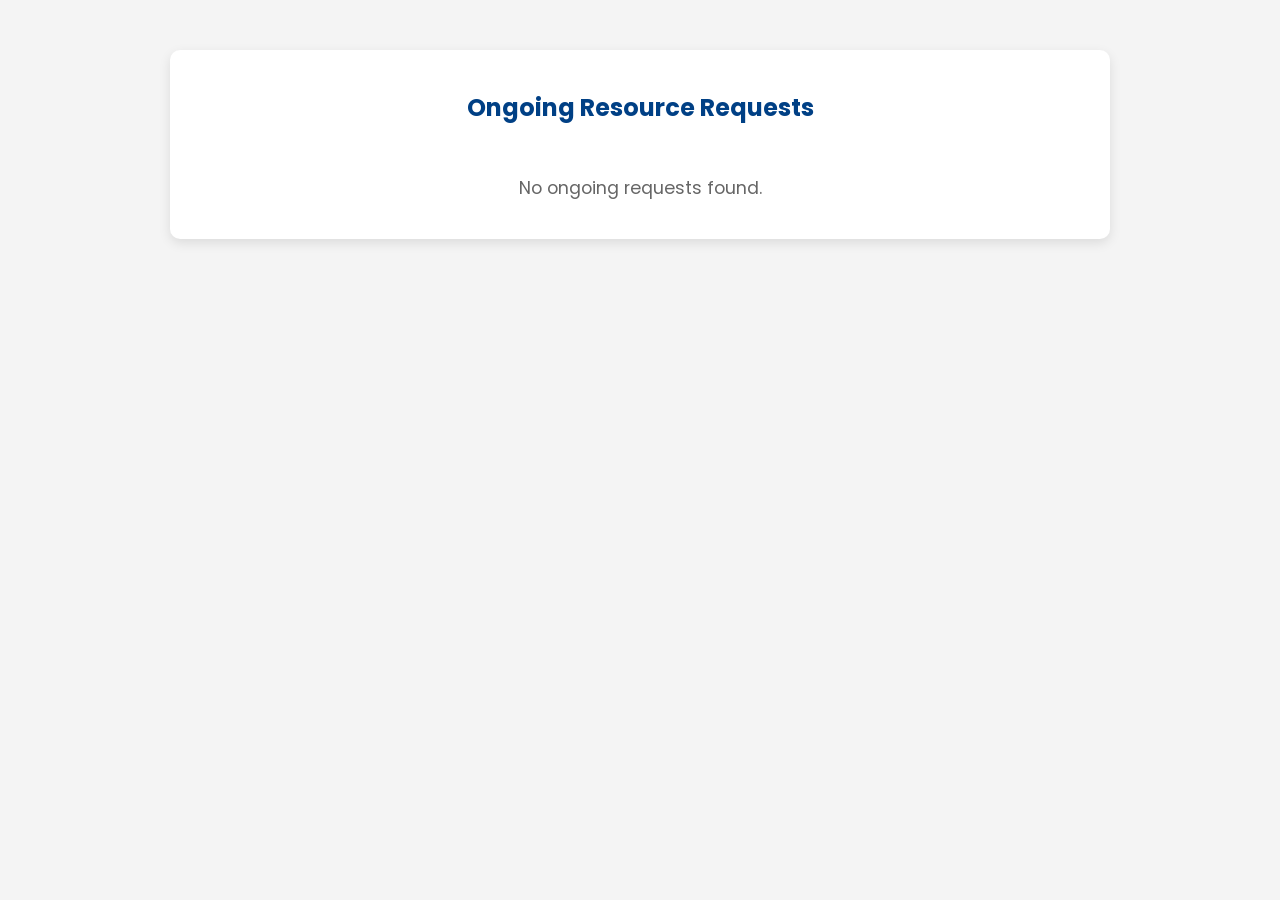
<file: resource-ongoing.html>
<!DOCTYPE html>
<html lang="en">
<head>
  <meta charset="UTF-8">
  <meta name="viewport" content="width=device-width, initial-scale=1.0">
  <title>Ongoing Resource Requests</title>
  <link rel="stylesheet" href="style.css" />
  <link href="https://fonts.googleapis.com/css2?family=Poppins:wght@400;600&display=swap" rel="stylesheet" />
  <style>
    body {
      font-family: 'Poppins', sans-serif;
      margin: 0;
      padding: 0;
      background-color: #f4f4f4;
      color: #333;
    }
    .container {
      max-width: 900px;
      margin: 50px auto;
      padding: 20px;
      background-color: white;
      border-radius: 10px;
      box-shadow: 0 4px 12px rgba(0, 0, 0, 0.1);
    }
    h2 {
      text-align: center;
      margin-bottom: 30px;
      color: #004085;
    }
    .request-item {
      border: 1px solid #ccc;
      border-radius: 8px;
      padding: 15px;
      margin-bottom: 20px;
      background-color: #fafafa;
    }
    .request-item strong {
      display: inline-block;
      width: 160px;
      color: #333;
    }
    .no-requests {
      text-align: center;
      color: #666;
      font-size: 1.1rem;
      margin-top: 50px;
    }
  </style>
</head>
<body>

  <div class="container">
    <h2>Ongoing Resource Requests</h2>
    <div id="requestsContainer"></div>
  </div>

  <script>
    const allRequests = JSON.parse(localStorage.getItem('resourceRequests') || '[]');
    const container = document.getElementById('requestsContainer');

    if (allRequests.length === 0) {
      container.innerHTML = '<p class="no-requests">No ongoing requests found.</p>';
    } else {
      allRequests.forEach(req => {
        const item = document.createElement('div');
        item.className = 'request-item';
        item.innerHTML = `
          <div><strong>Resource:</strong> ${req.resource}</div>
          <div><strong>Name:</strong> ${req.name}</div>
          <div><strong>ID Type:</strong> ${req.govtId}</div>
          <div><strong>ID Number:</strong> ${req.idNumber}</div>
          <div><strong>Date:</strong> ${req.date}</div>
          <div><strong>Location:</strong> ${req.location}</div>
          <div><strong>Amount:</strong> ${req.amount}</div>
          <div><strong>Description:</strong> ${req.description}</div>
        `;
        container.appendChild(item);
      });
    }
  </script>

</body>
</html>
</file>
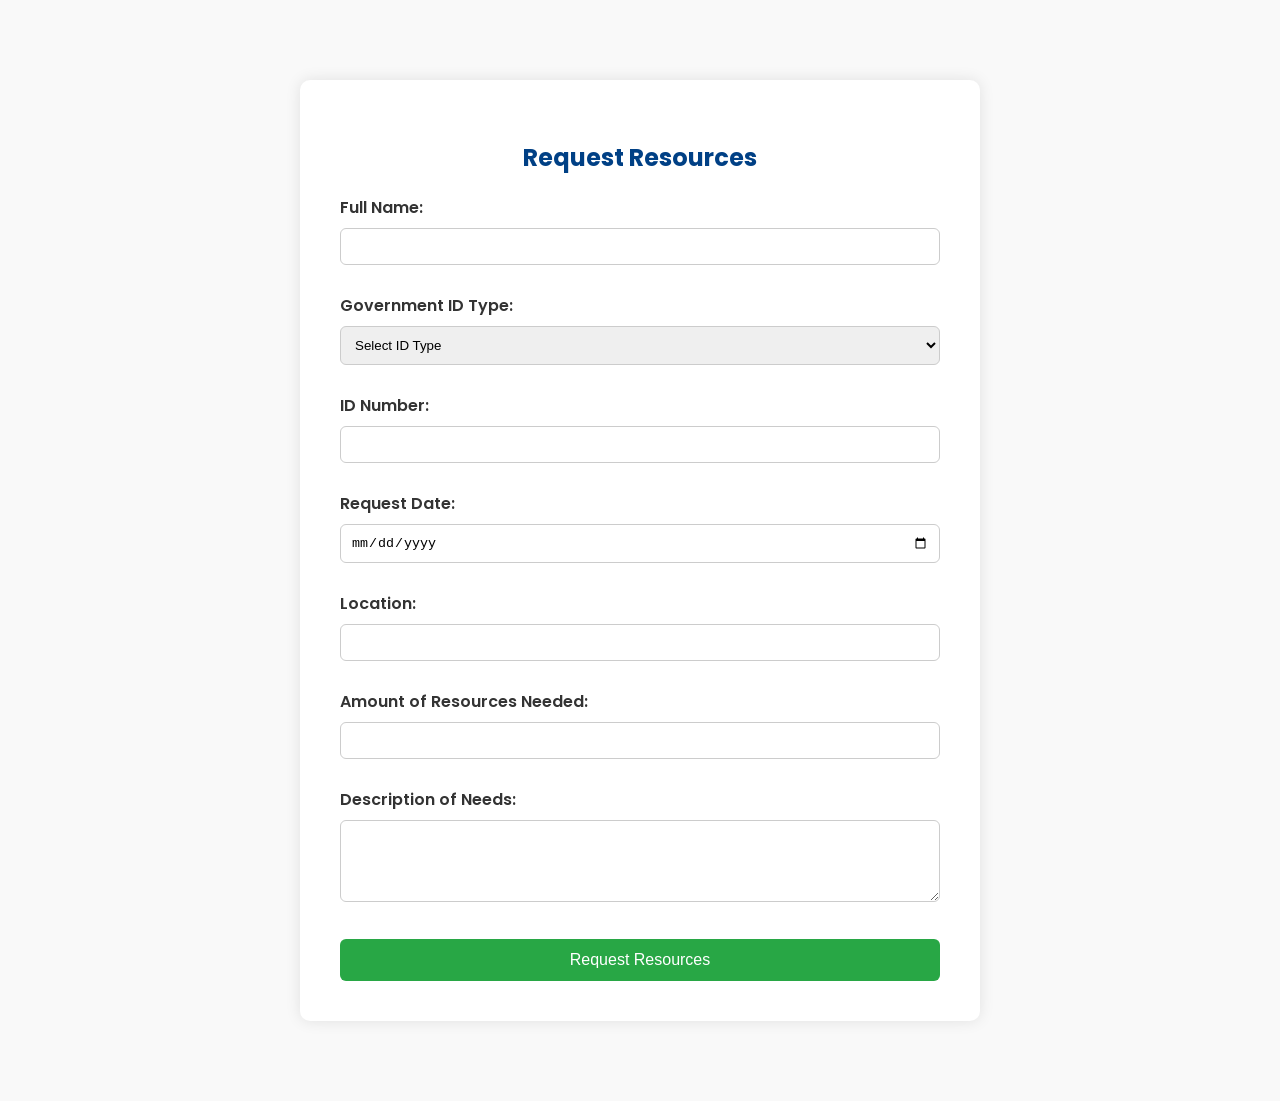
<file: resource-request.html>
<!DOCTYPE html>
<html lang="en">
<head>
  <meta charset="UTF-8" />
  <meta name="viewport" content="width=device-width, initial-scale=1.0" />
  <title>Resource Request Form - Helping Hand</title>
  <link rel="stylesheet" href="style.css" />
  <link href="https://fonts.googleapis.com/css2?family=Poppins:wght@400;600&display=swap" rel="stylesheet" />
  <style>
    body {
      font-family: 'Poppins', sans-serif;
      margin: 0;
      padding: 0;
      background-color: #f9f9f9;
      color: #333;
    }
    .container {
      max-width: 600px;
      margin: 80px auto;
      background: #fff;
      padding: 40px;
      border-radius: 10px;
      box-shadow: 0 0 15px rgba(0,0,0,0.1);
    }
    h2 {
      margin-bottom: 20px;
      color: #004085;
      text-align: center;
    }
    label {
      display: block;
      margin-top: 20px;
      font-weight: 600;
    }
    input, select, textarea {
      width: 100%;
      padding: 10px;
      margin-top: 8px;
      border-radius: 6px;
      border: 1px solid #ccc;
      box-sizing: border-box;
    }
    .error-message {
      color: red;
      font-size: 0.9rem;
      margin-top: 5px;
      display: none;
    }
    button {
      width: 100%;
      padding: 12px;
      background-color: #28a745;
      color: white;
      border: none;
      border-radius: 6px;
      font-size: 1rem;
      margin-top: 30px;
      cursor: pointer;
    }
    button.submitted {
      background-color: #6c757d;
    }
  </style>
</head>
<body>

  <div class="container">
    <h2 id="form-title">Request Resources</h2>
    <form id="resourceRequestForm">
      <label for="name">Full Name:</label>
      <input type="text" id="name" name="name" required />

      <label for="govtId">Government ID Type:</label>
      <select id="govtId" name="govtId" required>
        <option value="">Select ID Type</option>
        <option value="Aadhar">Aadhar</option>
        <option value="Passport">Passport</option>
        <option value="Driver's License">Driver's License</option>
        <option value="Voter ID">Voter ID</option>
      </select>

      <label for="idNumber">ID Number:</label>
      <input type="text" id="idNumber" name="idNumber" required />

      <label for="date">Request Date:</label>
      <input type="date" id="date" name="date" required />

      <label for="location">Location:</label>
      <input type="text" id="location" name="location" required />

      <label for="amount">Amount of Resources Needed:</label>
      <input type="number" id="amount" name="amount" min="1" required />
      <div class="error-message" id="amount-error">Not enough resources present</div>

      <label for="description">Description of Needs:</label>
      <textarea id="description" name="description" rows="4" required></textarea>

      <button type="submit" id="submitBtn">Request Resources</button>
    </form>
  </div>

  <script>
    const form = document.getElementById("resourceRequestForm");
    const amountField = document.getElementById("amount");
    const amountError = document.getElementById("amount-error");
    const formTitle = document.getElementById("form-title");

    const selectedResource = sessionStorage.getItem("selectedResource");
    if (selectedResource) {
      formTitle.textContent = `${selectedResource} Request`;
    }

    amountField.addEventListener("input", () => {
      if (parseInt(amountField.value, 10) > 198) {
        amountError.style.display = "block";
      } else {
        amountError.style.display = "none";
      }
    });

    form.addEventListener("submit", function (e) {
      e.preventDefault();

      if (parseInt(amountField.value, 10) > 198) {
        amountError.style.display = "block";
        return;
      }

      const request = {
        name: document.getElementById("name").value,
        govtId: document.getElementById("govtId").value,
        idNumber: document.getElementById("idNumber").value,
        date: document.getElementById("date").value,
        location: document.getElementById("location").value,
        amount: document.getElementById("amount").value,
        description: document.getElementById("description").value,
        resource: selectedResource || "Resource"
      };

      const existing = JSON.parse(localStorage.getItem("resourceRequests") || "[]");
      existing.push(request);
      localStorage.setItem("resourceRequests", JSON.stringify(existing));

      alert("Resource request submitted successfully!");
      window.location.href = "resources.html";
    });
  </script>

</body>
</html>
</file>
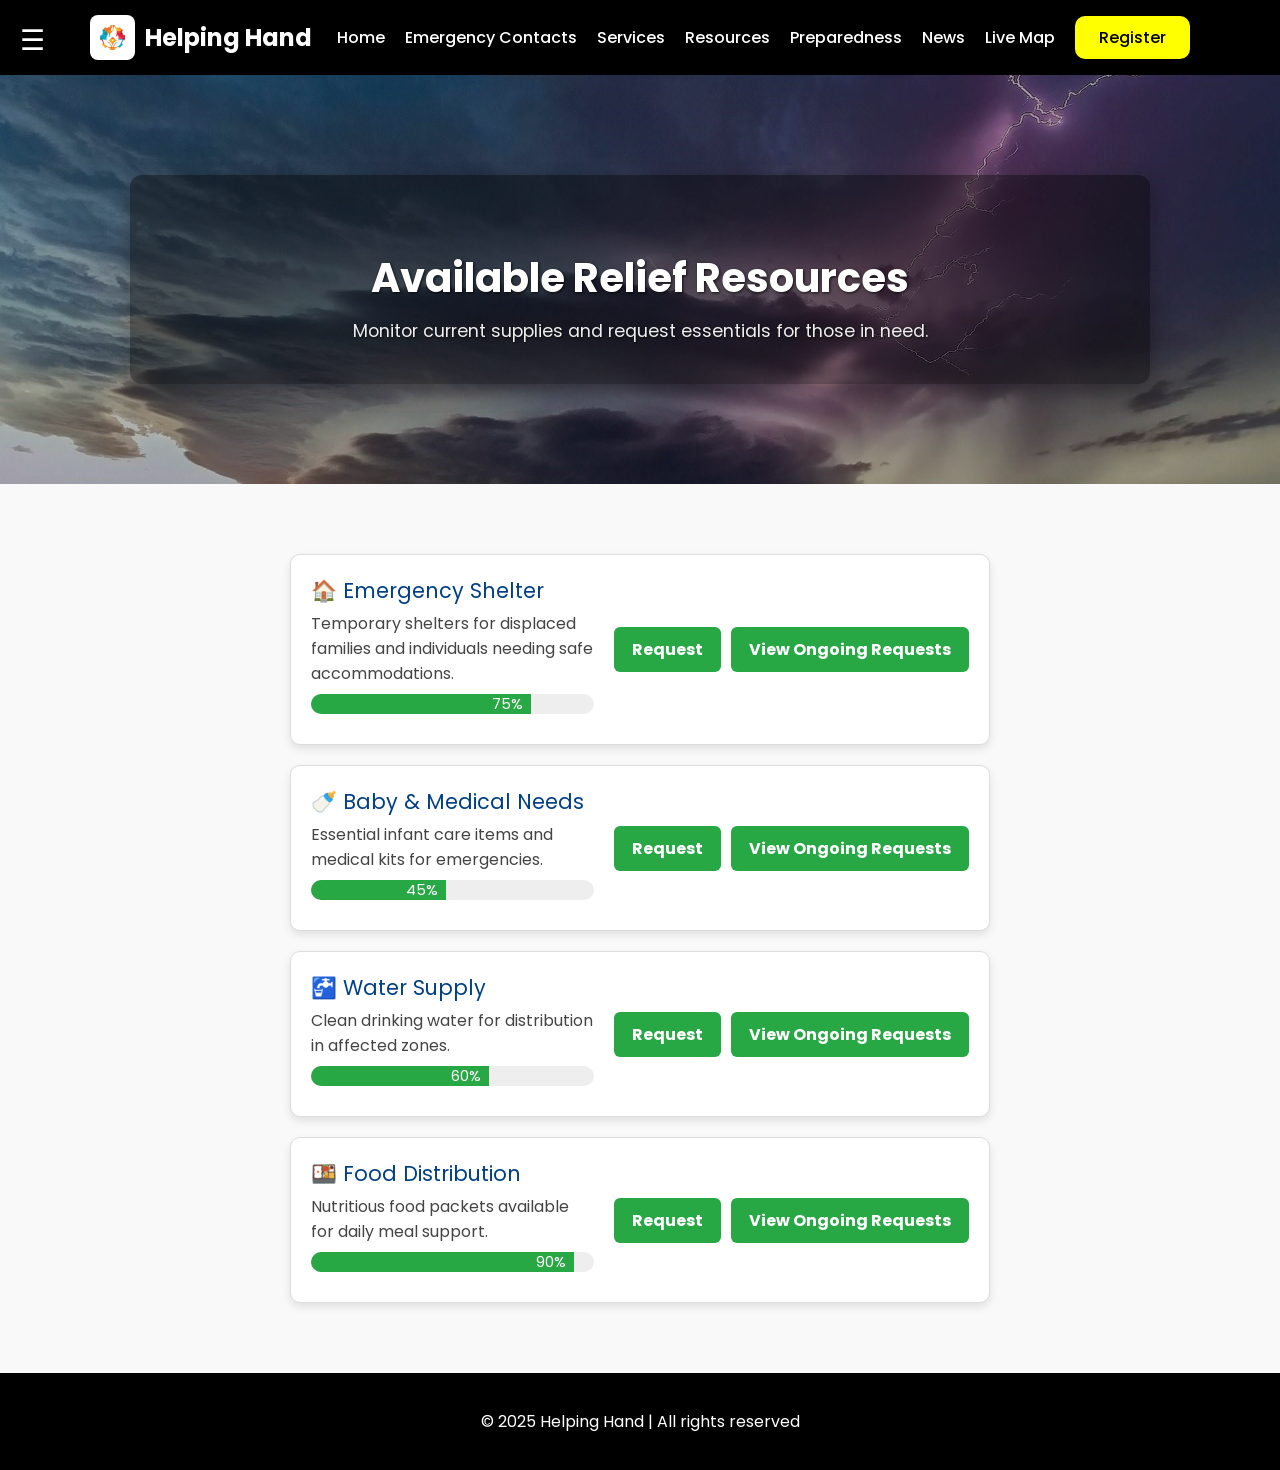
<file: resources.html>
<!DOCTYPE html>
<html lang="en">
<head>
  <meta charset="UTF-8" />
  <meta name="viewport" content="width=device-width, initial-scale=1.0" />
  <title>Resources - Helping Hand</title>
  <link rel="stylesheet" href="style.css" />
  <link href="https://fonts.googleapis.com/css2?family=Poppins:wght@400;600&display=swap" rel="stylesheet" />
  <style>
    .navbar {
      background-color: #000;
      color: white;
      padding: 15px 0;
    }
    .nav-container {
      max-width: 1100px;
      margin: auto;
      display: flex;
      justify-content: space-between;
      align-items: center;
      padding: 0 20px;
    }
    .nav-links {
      list-style: none;
      display: flex;
      gap: 20px;
      margin: 0;
      padding: 0;
      align-items: center;
    }
    .nav-links a {
      color: white;
      text-decoration: none;
      font-weight: 500;
    }
    .logo-img {
      height: 45px;
      width: auto;
      border-radius: 8px;
    }
    .logo {
      font-size: 1.5rem;
      color: white;
    }
    .hamburger {
      font-size: 28px;
      cursor: pointer;
      color: white;
    }
    .register-btn {
      background-color: yellow;
      color: black;
      padding: 10px 24px;
      border-radius: 10px;
      font-weight: bold;
      text-decoration: none;
    }
    .register-btn:hover {
      background-color: gold;
    }
    .resource-section {
      max-width: 700px;
      margin: 50px auto;
      padding: 20px;
      display: flex;
      flex-direction: column;
      gap: 20px;
    }
    .resource-card {
      background-color: #ffffff;
      border: 1px solid #ddd;
      padding: 20px;
      border-radius: 10px;
      box-shadow: 0 4px 8px rgba(0,0,0,0.1);
      display: flex;
      justify-content: space-between;
      align-items: center;
      flex-wrap: wrap;
      gap: 20px;
    }
    .resource-content {
      flex: 1;
    }
    .resource-title {
      font-size: 1.3rem;
      color: #004085;
      margin-bottom: 5px;
    }
    .resource-desc {
      font-size: 1rem;
      color: #444;
      margin-bottom: 8px;
    }
    .progress-bar-container {
      background-color: #eee;
      border-radius: 20px;
      overflow: hidden;
      height: 20px;
      width: 100%;
      margin-bottom: 10px;
    }
    .progress-bar {
      height: 100%;
      background-color: #28a745;
      text-align: right;
      padding-right: 8px;
      color: white;
      font-size: 0.9rem;
      line-height: 20px;
    }
    .btn-group {
      display: flex;
      gap: 10px;
    }
    .request-btn,
    .ongoing-btn {
      background-color: #28a745;
      color: white;
      padding: 10px 18px;
      border: none;
      border-radius: 6px;
      text-decoration: none;
      font-weight: bold;
      transition: background 0.3s ease;
    }
    .request-btn:hover,
    .ongoing-btn:hover {
      background-color: #218838;
    }
    .hero {
      position: relative;
      text-align: center;
      padding: 100px 20px;
      background-image: url("logo1.png");
      background-size: cover;
      background-position: center;
      background-repeat: no-repeat;
      color: white;
    }
    .hero::before {
      content: "";
      position: absolute;
      inset: 0;
      background-color: rgba(0, 0, 0, 0.3);
      z-index: 1;
    }
    .hero > div {
      position: relative;
      z-index: 2;
      background-color: rgba(0, 0, 0, 0.4);
      padding: 40px 60px;
      border-radius: 12px;
      max-width: 900px;
      margin: 0 auto;
      box-shadow: 0 8px 20px rgba(0, 0, 0, 0.3);
    }
    .hero h2 {
      font-size: 2.5rem;
      color: #fff;
      text-shadow: 1px 1px 3px rgba(0, 0, 0, 0.8);
      margin-bottom: 10px;
    }
    .hero p {
      font-size: 1.1rem;
      color: #eee;
      text-shadow: 1px 1px 2px rgba(0, 0, 0, 0.6);
      margin: 0;
    }
    footer {
      text-align: center;
      padding: 20px;
      background: #000;
      color: white;
      margin-top: 40px;
    }

    .sidebar {
      height: 100%;
      width: 0;
      position: fixed;
      top: 0;
      left: 0;
      z-index: 1500;
      background-color: #004085;
      overflow-x: hidden;
      transition: 0.3s;
      padding-top: 60px;
    }

    .sidebar a {
      padding: 10px 25px;
      text-decoration: none;
      font-size: 18px;
      color: white;
      display: block;
      transition: 0.3s;
    }

    .sidebar a:hover {
      background-color: #0056b3;
    }

    .sidebar .closebtn {
      position: absolute;
      top: 10px;
      right: 25px;
      font-size: 30px;
      color: white;
    }
  </style>
</head>
<body>

  <nav class="navbar">
    <div class="nav-container">
      <span class="hamburger" onclick="toggleSidebar()">&#9776;</span>
      <div style="display: flex; align-items: center; gap: 10px;">
        <img src="logo.png" alt="Helping Hand Logo" class="logo-img" />
        <h1 class="logo" style="margin: 0;">Helping Hand</h1>
      </div>
      <ul class="nav-links">
        <li><a href="index.html">Home</a></li>
        <li><a href="emergency.html">Emergency Contacts</a></li>
        <li><a href="services.html">Services</a></li>
        <li><a href="resources.html">Resources</a></li>
        <li><a href="prepare.html">Preparedness</a></li>
        <li><a href="news.html">News</a></li>
        <li><a href="map.html">Live Map</a></li>
        <li><a class="register-btn" href="signin.html">Register</a></li>
      </ul>
    </div>
  </nav>

  <div id="mySidebar" class="sidebar">
    <a href="javascript:void(0)" class="closebtn" onclick="toggleSidebar()">&times;</a>
    <a href="index.html">🏠 Home</a>
    <a href="emergency.html">🚨 Emergency</a>
    <a href="services.html">🛠️ Services</a>
    <a href="resources.html">📦 Resources</a>
    <a href="signin.html">🔐 Sign In</a>
    <a href="signup.html">📝 Sign Up</a>
  </div>

  <header class="hero">
    <div>
      <h2>Available Relief Resources</h2>
      <p>Monitor current supplies and request essentials for those in need.</p>
    </div>
  </header>

  <section class="resource-section">
    <div class="resource-card">
      <div class="resource-content">
        <div class="resource-title">🏠 Emergency Shelter</div>
        <div class="resource-desc">Temporary shelters for displaced families and individuals needing safe accommodations.</div>
        <div class="progress-bar-container">
          <div class="progress-bar" style="width: 75%;">75%</div>
        </div>
      </div>
      <div class="btn-group">
        <a href="resource-request.html" class="request-btn" onclick="setResource('Emergency Shelter')">Request</a>
        <a href="resource-ongoing.html" class="ongoing-btn">View Ongoing Requests</a>
      </div>
    </div>

    <div class="resource-card">
      <div class="resource-content">
        <div class="resource-title">🍼 Baby & Medical Needs</div>
        <div class="resource-desc">Essential infant care items and medical kits for emergencies.</div>
        <div class="progress-bar-container">
          <div class="progress-bar" style="width: 45%;">45%</div>
        </div>
      </div>
      <div class="btn-group">
        <a href="resource-request.html" class="request-btn" onclick="setResource('Baby & Medical Needs')">Request</a>
        <a href="resource-ongoing.html" class="ongoing-btn">View Ongoing Requests</a>
      </div>
    </div>

    <div class="resource-card">
      <div class="resource-content">
        <div class="resource-title">🚰 Water Supply</div>
        <div class="resource-desc">Clean drinking water for distribution in affected zones.</div>
        <div class="progress-bar-container">
          <div class="progress-bar" style="width: 60%;">60%</div>
        </div>
      </div>
      <div class="btn-group">
        <a href="resource-request.html" class="request-btn" onclick="setResource('Water Supply')">Request</a>
        <a href="resource-ongoing.html" class="ongoing-btn">View Ongoing Requests</a>
      </div>
    </div>

    <div class="resource-card">
      <div class="resource-content">
        <div class="resource-title">🍱 Food Distribution</div>
        <div class="resource-desc">Nutritious food packets available for daily meal support.</div>
        <div class="progress-bar-container">
          <div class="progress-bar" style="width: 90%;">90%</div>
        </div>
      </div>
      <div class="btn-group">
        <a href="resource-request.html" class="request-btn" onclick="setResource('Food Distribution')">Request</a>
        <a href="resource-ongoing.html" class="ongoing-btn">View Ongoing Requests</a>
      </div>
    </div>
  </section>

  <footer>
    <p>&copy; 2025 Helping Hand | All rights reserved</p>
  </footer>

  <script>
    function toggleSidebar() {
      const sidebar = document.getElementById("mySidebar");
      sidebar.style.width = sidebar.style.width === "250px" ? "0" : "250px";
    }

    function setResource(resourceName) {
      sessionStorage.setItem("selectedResource", resourceName);
    }
  </script>

</body>
</html>
</file>
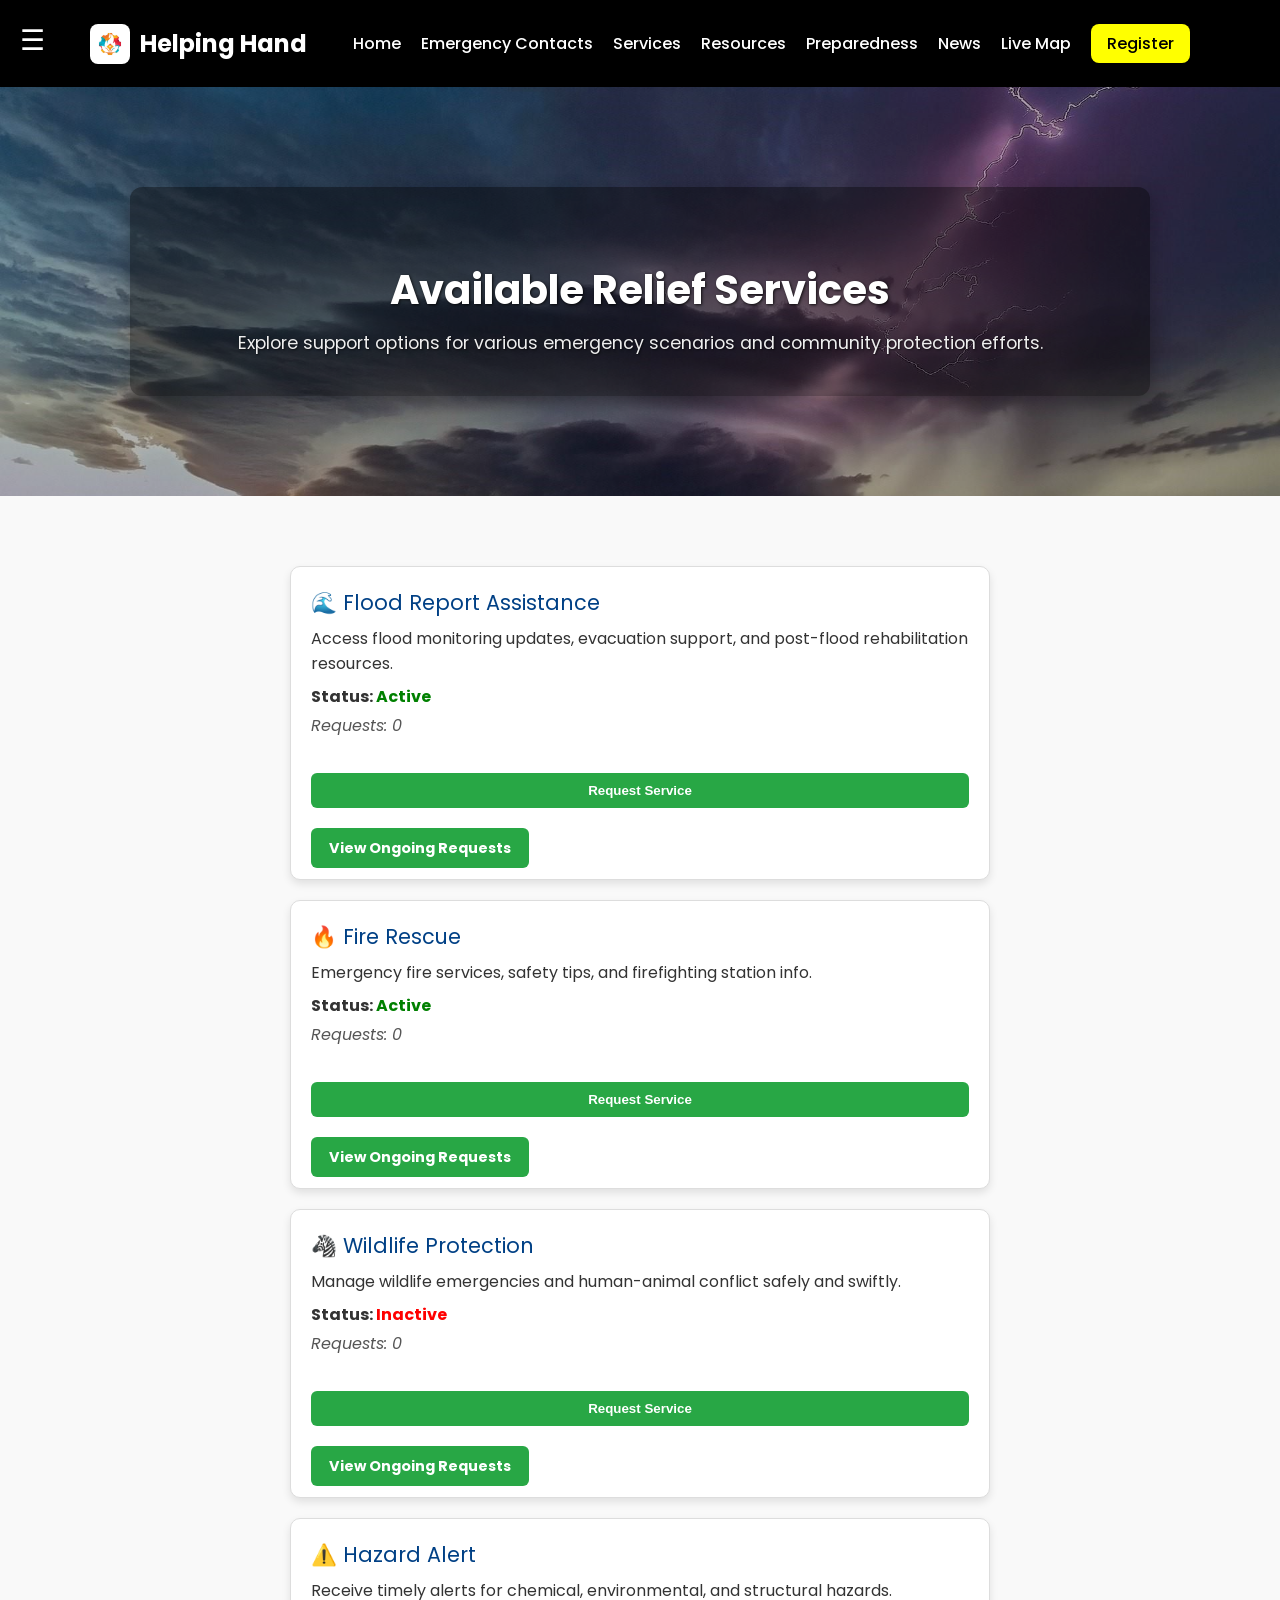
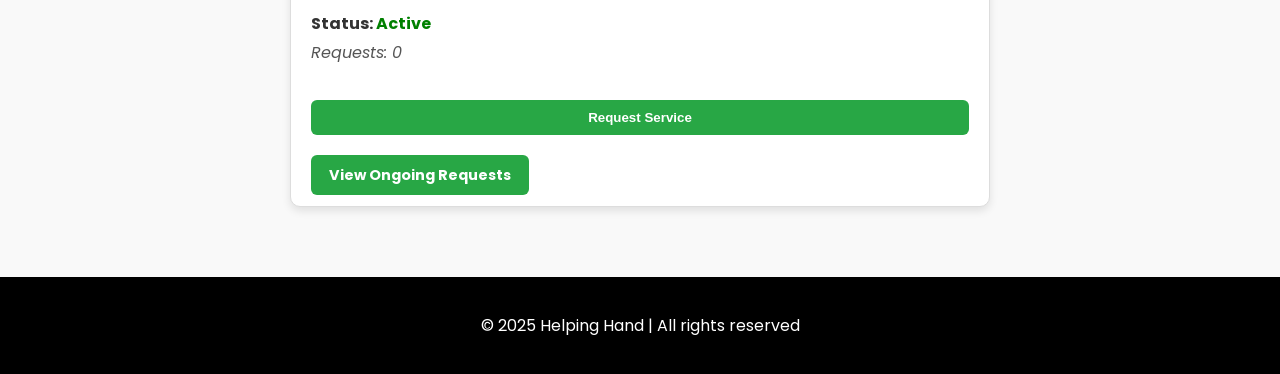
<file: services.html>
<!DOCTYPE html>
<html lang="en">
<head>
  <meta charset="UTF-8" />
  <meta name="viewport" content="width=device-width, initial-scale=1.0" />
  <title>Our Services - Helping Hand</title>
  <link rel="stylesheet" href="style.css" />
  <link href="https://fonts.googleapis.com/css2?family=Poppins:wght@400;600&display=swap" rel="stylesheet">
  <style>
    .navbar {
      background-color: #000;
      color: white;
      padding: 15px 0;
    }

    .service-section {
      max-width: 700px;
      margin: 50px auto;
      padding: 20px;
      display: flex;
      flex-direction: column;
      gap: 20px;
    }

    .service-card {
      background-color: #ffffff;
      border: 1px solid #ddd;
      padding: 20px;
      border-radius: 10px;
      box-shadow: 0 4px 8px rgba(0,0,0,0.1);
      transition: transform 0.2s;
      display: flex;
      justify-content: space-between;
      align-items: center;
      flex-wrap: wrap;
      gap: 20px;
      position: relative;
    }

    .service-card:hover {
      transform: translateY(-3px);
    }

    .service-content {
      flex: 1;
    }

    .service-title {
      font-size: 1.3rem;
      color: #004085;
      margin-bottom: 8px;
    }

    .service-desc {
      font-size: 1rem;
      color: #333;
    }

    .service-status {
      margin-top: 8px;
      font-weight: bold;
    }

    .service-status .active {
      color: green;
    }

    .service-status .inactive {
      color: red;
    }

    .service-requests {
      margin-top: 4px;
      font-style: italic;
      color: #555;
    }

    .request-btn, .ongoing-btn {
      background-color: #28a745;
      color: white;
      padding: 10px 18px;
      border: none;
      border-radius: 6px;
      text-decoration: none;
      font-weight: bold;
      transition: background 0.3s ease;
      cursor: pointer;
    }

    .request-btn:hover, .ongoing-btn:hover {
      background-color: #218838;
    }

    .hero {
      position: relative;
      text-align: center;
      padding: 100px 20px;
      background-image: url("logo1.png");
      background-size: cover;
      background-position: center;
      background-repeat: no-repeat;
      color: white;
    }

    .hero::before {
      content: "";
      position: absolute;
      inset: 0;
      background-color: rgba(0, 0, 0, 0.3);
      z-index: 1;
    }

    .hero > div {
      position: relative;
      z-index: 2;
      background-color: rgba(0, 0, 0, 0.4);
      padding: 40px 60px;
      border-radius: 12px;
      max-width: 900px;
      margin: 0 auto;
      box-shadow: 0 8px 20px rgba(0, 0, 0, 0.3);
    }

    .hero h2 {
      font-size: 2.5rem;
      color: #fff;
      text-shadow: 1px 1px 3px rgba(0, 0, 0, 0.8);
      margin-bottom: 10px;
    }

    .hero p {
      font-size: 1.1rem;
      color: #eee;
      text-shadow: 1px 1px 2px rgba(0, 0, 0, 0.6);
      margin: 0;
    }

    footer {
      text-align: center;
      padding: 20px;
      background: #000;
      color: white;
      margin-top: 40px;
    }
  </style>
</head>
<body>

  <nav class="navbar">
    <div class="nav-container">
      <span class="hamburger" onclick="toggleSidebar()">&#9776;</span>
      <div style="display: flex; align-items: center; gap: 10px;">
        <img src="logo.png" alt="Helping Hand Logo" class="logo-img" />
        <h1 class="logo" style="margin: 0;">Helping Hand</h1>
      </div>
      <ul class="nav-links">
        <li><a href="index.html">Home</a></li>
        <li><a href="emergency.html">Emergency Contacts</a></li>
        <li><a href="services.html">Services</a></li>
        <li><a href="resources.html">Resources</a></li>
        <li><a href="prepare.html">Preparedness</a></li>
        <li><a href="news.html">News</a></li>
        <li><a href="map.html">Live Map</a></li>
        <li><a class="register-btn" href="signin.html">Register</a></li>
      </ul>
    </div>
  </nav>

  <header class="hero">
    <div>
      <h2>Available Relief Services</h2>
      <p>Explore support options for various emergency scenarios and community protection efforts.</p>
    </div>
  </header>

  <section class="service-section" id="services">
    <!-- Service cards will be rendered here dynamically by JS -->
  </section>

  <footer>
    <p>&copy; 2025 Helping Hand | All rights reserved</p>
  </footer>

  <script>
    const baseCounts = {
      'Flood Report Assistance': 54,
      'Fire Rescue': 39,
      'Wildlife Protection': 24,
      'Hazard Alert': 0
    };

    const services = [
      {
        name: '🌊 Flood Report Assistance',
        desc: 'Access flood monitoring updates, evacuation support, and post-flood rehabilitation resources.',
        status: 'Active'
      },
      {
        name: '🔥 Fire Rescue',
        desc: 'Emergency fire services, safety tips, and firefighting station info.',
        status: 'Active'
      },
      {
        name: '🦓 Wildlife Protection',
        desc: 'Manage wildlife emergencies and human-animal conflict safely and swiftly.',
        status: 'Inactive'
      },
      {
        name: '⚠️ Hazard Alert',
        desc: 'Receive timely alerts for chemical, environmental, and structural hazards.',
        status: 'Active'
      }
    ];

    const allRequests = JSON.parse(localStorage.getItem('submittedRequests') || '[]');
    const requestQueues = {};
    allRequests.forEach(req => {
      if (!requestQueues[req.service]) requestQueues[req.service] = [];
      requestQueues[req.service].push(req);
    });

    const section = document.getElementById("services");

    function handleRequest(serviceName, status) {
      if (status === 'Inactive') {
        alert('Sorry, this service is currently unavailable.');
        return;
      }
      sessionStorage.setItem("selectedService", serviceName);
      window.location.href = "request-service.html";
    }

    services.forEach(service => {
      const base = baseCounts[service.name] || 0;
      const queue = requestQueues[service.name] || [];
      const count = base + queue.length;
      const first = queue[0];

      const card = document.createElement("div");
      card.className = "service-card";
      card.innerHTML = `
        <div class="service-content">
          <div class="service-title">${service.name}</div>
          <div class="service-desc">${service.desc}</div>
          <div class="service-status">Status: <span class="${service.status.toLowerCase()}">${service.status}</span></div>
          <div class="service-requests">Requests: ${count}</div>
        </div>
        <button class="request-btn" onclick="handleRequest('${service.name}', '${service.status}')">Request Service</button>
      `;

      const info = document.createElement('div');
      info.style.marginTop = '10px';
      info.style.fontSize = '0.9rem';
      if (first) {
        info.innerHTML = `
          <strong>Next in Queue:</strong><br/>
          Name: ${first.fullName} <br/>
          Location: ${first.location} <br/>
          Request: ${first.details.slice(0, 60)}...
        `;
      } else {
        info.innerHTML = `<a href='ongoing-requests.html' class='ongoing-btn'>View Ongoing Requests</a>`;
      }
      card.appendChild(info);

      section.appendChild(card);
    });
  </script>
</body>
</html>
</file>
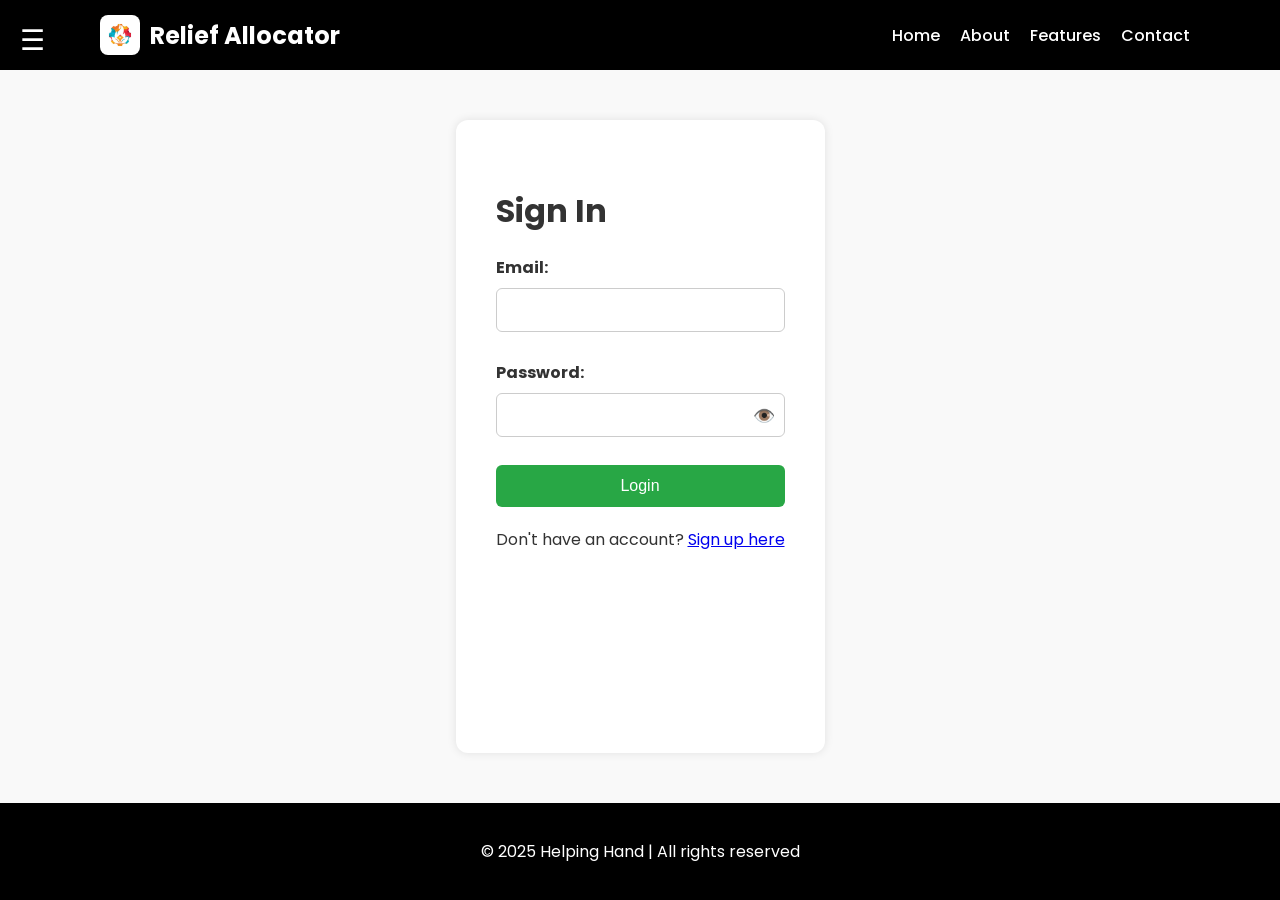
<file: signin.html>
<!DOCTYPE html>
<html lang="en">
<head>
  <meta charset="UTF-8" />
  <meta name="viewport" content="width=device-width, initial-scale=1.0" />
  <title>Sign In</title>
  <link rel="stylesheet" href="style.css" />
  <link href="https://fonts.googleapis.com/css2?family=Poppins:wght@400;600&display=swap" rel="stylesheet" />
  <style>
    html, body {
      height: 100%;
      margin: 0;
      padding: 0;
      font-family: 'Poppins', sans-serif;
      display: flex;
      flex-direction: column;
    }

    .page-wrapper {
      flex: 1;
      display: flex;
      flex-direction: column;
    }

    .navbar {
      background-color: black;
      color: white;
    }

    .navbar a {
      color: white;
      text-decoration: none;
    }

    .logo {
      color: white;
    }

    ul.nav-links {
      list-style: none;
      display: flex;
      gap: 20px;
      padding: 0;
      margin: 0;
    }

    .form-section {
      flex: 1;
      max-width: 900px;
      margin: 50px auto;
      padding: 40px;
      background: white;
      border-radius: 12px;
      box-shadow: 0 0 10px rgba(0,0,0,0.1);
    }

    .form-section h2 {
      font-size: 2rem;
      margin-bottom: 20px;
    }

    .form-section label {
      display: block;
      font-weight: bold;
      margin-top: 20px;
    }

    .form-section input[type="email"],
    .form-section input[type="password"] {
      width: 100%;
      padding: 12px;
      font-size: 1rem;
      border: 1px solid #ccc;
      border-radius: 6px;
      box-sizing: border-box;
      margin-top: 8px;
    }

    #togglePassword {
      position: absolute;
      right: 10px;
      top: 50%;
      transform: translateY(-50%);
      cursor: pointer;
      font-size: 18px;
      color: #666;
    }

    button {
      width: 100%;
      padding: 12px;
      background: #28a745;
      color: white;
      border: none;
      border-radius: 6px;
      font-size: 1rem;
      margin-top: 20px;
      cursor: pointer;
    }

    button:hover {
      background: #218838;
    }

    footer {
      background-color: black;
      color: white;
      text-align: center;
      padding: 20px;
      margin-top: auto;
    }
  </style>
</head>
<body>

  <div class="page-wrapper">

    <nav class="navbar">
      <div class="container nav-container" style="display: flex; align-items: center; gap: 15px;">
        <span class="hamburger" onclick="toggleSidebar()">&#9776;</span>
        <div style="display: flex; align-items: center; gap: 10px; margin-left: 10px;">
          <img src="logo.png" alt="Logo" class="logo-img" />
          <h1 class="logo" style="margin: 0;">Relief Allocator</h1>
        </div>
        <ul class="nav-links" style="margin-left: auto;">
          <li><a href="index.html">Home</a></li>
          <li><a href="#">About</a></li>
          <li><a href="#">Features</a></li>
          <li><a href="#">Contact</a></li>
        </ul>
      </div>
    </nav>

    <div id="mySidebar" class="sidebar">
      <a href="javascript:void(0)" class="closebtn" onclick="toggleSidebar()">&times;</a>
      <a href="index.html">🏠 Home</a>
      <a href="signin.html">🔐 Sign In</a>
      <a href="signup.html">📝 Sign Up</a>
      <a href="#victimList">👤 Victim Tracker</a>
      <a href="#treeContainer">🌳 Tree Map</a>
      <a href="#graphResult">🛰️ Graph Route</a>
    </div>

    <div class="form-section">
      <h2>Sign In</h2>
      <form id="signinForm">
        <label for="signinEmail">Email:</label>
        <input type="email" id="signinEmail" required />

        <label for="signinPassword">Password:</label>
        <div style="position: relative;">
          <input type="password" id="signinPassword" required />
          <span id="togglePassword">👁️</span>
        </div>

        <button type="submit">Login</button>
      </form>

      <p style="margin-top: 20px;">Don't have an account? <a href="signup.html">Sign up here</a></p>
      <div id="signinMessage"></div>
    </div>

    <footer>
      <p>&copy; 2025 Helping Hand | All rights reserved</p>
    </footer>

  </div>

  <script>
    document.getElementById("signinForm").addEventListener("submit", function(e) {
      e.preventDefault();
      const email = document.getElementById("signinEmail").value;
      const password = document.getElementById("signinPassword").value;

      const storedUser = JSON.parse(localStorage.getItem("user"));

      if (storedUser && storedUser.email === email && storedUser.password === password) {
        document.getElementById("signinMessage").textContent = "Login successful!";
        sessionStorage.setItem("sessionLoggedIn", "true");
        window.location.href = "index.html";
      } else {
        document.getElementById("signinMessage").textContent = "Invalid credentials!";
      }
    });

    const toggle = document.getElementById("togglePassword");
    const passwordInput = document.getElementById("signinPassword");

    toggle.addEventListener("click", () => {
      const type = passwordInput.getAttribute("type") === "password" ? "text" : "password";
      passwordInput.setAttribute("type", type);
      toggle.textContent = type === "password" ? "👁️" : "🙈";
    });

    function toggleSidebar() {
      const sidebar = document.getElementById("mySidebar");
      sidebar.style.width = sidebar.style.width === "250px" ? "0" : "250px";
    }
  </script>

</body>
</html>
</file>
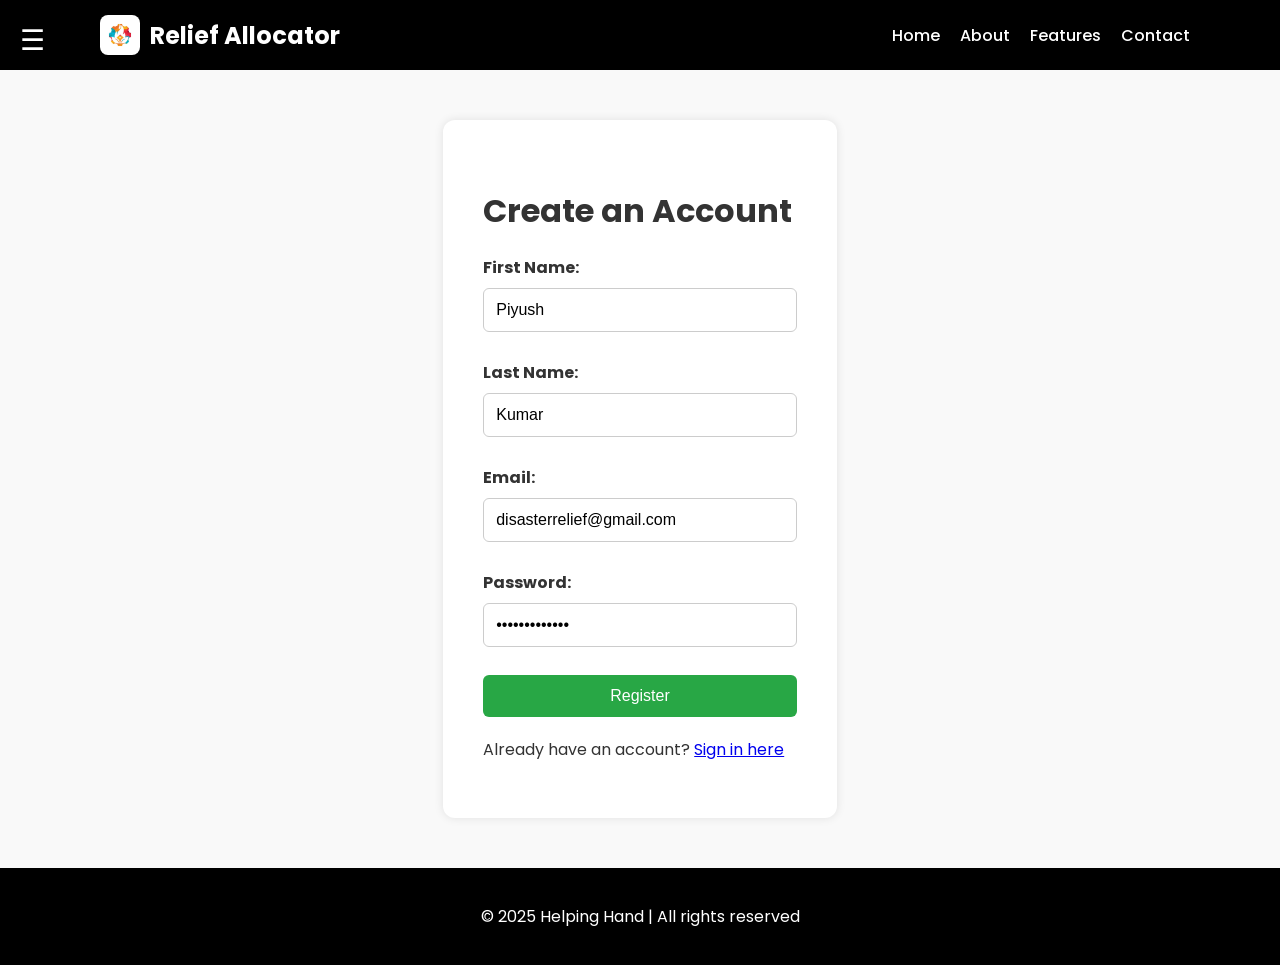
<file: signup.html>
<!DOCTYPE html>
<html lang="en">
<head>
  <meta charset="UTF-8" />
  <meta name="viewport" content="width=device-width, initial-scale=1.0" />
  <title>Sign Up</title>
  <link rel="stylesheet" href="style.css" />
  <link href="https://fonts.googleapis.com/css2?family=Poppins:wght@400;600&display=swap" rel="stylesheet" />
  <style>
    html, body {
      height: 100%;
      margin: 0;
      padding: 0;
      font-family: 'Poppins', sans-serif;
      display: flex;
      flex-direction: column;
    }

    .page-wrapper {
      flex: 1;
      display: flex;
      flex-direction: column;
    }

    .navbar {
      background-color: black;
      color: white;
    }

    .navbar a {
      color: white;
      text-decoration: none;
    }

    .logo {
      color: white;
    }

    ul.nav-links {
      list-style: none;
      display: flex;
      gap: 20px;
      padding: 0;
      margin: 0;
    }

    .form-section {
      flex: 1;
      max-width: 900px;
      margin: 50px auto;
      padding: 40px;
      background: white;
      border-radius: 12px;
      box-shadow: 0 0 10px rgba(0,0,0,0.1);
    }

    .form-section h2 {
      font-size: 2rem;
      margin-bottom: 20px;
    }

    .form-section label {
      display: block;
      font-weight: bold;
      margin-top: 20px;
    }

    .form-section input[type="text"],
    .form-section input[type="email"],
    .form-section input[type="password"] {
      width: 100%;
      padding: 12px;
      font-size: 1rem;
      border: 1px solid #ccc;
      border-radius: 6px;
      box-sizing: border-box;
      margin-top: 8px;
    }

    button {
      width: 100%;
      padding: 12px;
      background: #28a745;
      color: white;
      border: none;
      border-radius: 6px;
      font-size: 1rem;
      margin-top: 20px;
      cursor: pointer;
    }

    button:hover {
      background: #218838;
    }

    footer {
      background-color: black;
      color: white;
      text-align: center;
      padding: 20px;
      margin-top: auto;
    }
  </style>
</head>
<body>

  <div class="page-wrapper">

    <!-- Navbar -->
    <nav class="navbar">
      <div class="container nav-container" style="display: flex; align-items: center; gap: 15px;">
        <span class="hamburger" onclick="toggleSidebar()">&#9776;</span>
        <div style="display: flex; align-items: center; gap: 10px; margin-left: 10px;">
          <img src="logo.png" alt="Logo" class="logo-img" />
          <h1 class="logo" style="margin: 0;">Relief Allocator</h1>
        </div>
        <ul class="nav-links" style="margin-left: auto;">
          <li><a href="index.html">Home</a></li>
          <li><a href="#">About</a></li>
          <li><a href="#">Features</a></li>
          <li><a href="#">Contact</a></li>
        </ul>
      </div>
    </nav>

    <!-- Sidebar -->
    <div id="mySidebar" class="sidebar">
      <a href="javascript:void(0)" class="closebtn" onclick="toggleSidebar()">&times;</a>
      <a href="index.html">🏠 Home</a>
      <a href="signin.html">🔐 Sign In</a>
      <a href="signup.html">📝 Sign Up</a>
      <a href="#victimList">👤 Victim Tracker</a>
      <a href="#treeContainer">🌳 Tree Map</a>
      <a href="#graphResult">🛰️ Graph Route</a>
    </div>

    <!-- Sign Up Form -->
    <div class="form-section">
      <h2>Create an Account</h2>
      <form id="signupForm">
        <label for="signupFirstName">First Name:</label>
        <input type="text" id="signupFirstName" required value="Piyush" />

        <label for="signupLastName">Last Name:</label>
        <input type="text" id="signupLastName" required value="Kumar" />

        <label for="signupEmail">Email:</label>
        <input type="email" id="signupEmail" required value="disasterrelief@gmail.com" />

        <label for="signupPassword">Password:</label>
        <input type="password" id="signupPassword" required value="7391@Piyush12" />

        <button type="submit">Register</button>
      </form>

      <p style="margin-top: 20px;">Already have an account? <a href="signin.html">Sign in here</a></p>
      <div id="signupMessage"></div>
    </div>

    <!-- Footer -->
    <footer>
      <p>&copy; 2025 Helping Hand | All rights reserved</p>
    </footer>

  </div>

  <!-- Scripts -->
  <script>
    const predefinedUser = {
      firstName: "Piyush",
      lastName: "Kumar",
      email: "disasterrelief@gmail.com",
      password: "7391@Piyush12"
    };
    localStorage.setItem("user", JSON.stringify(predefinedUser));
  </script>

  <script>
    document.getElementById("signupForm").addEventListener("submit", function(e) {
      e.preventDefault();

      const user = {
        firstName: document.getElementById("signupFirstName").value.trim(),
        lastName: document.getElementById("signupLastName").value.trim(),
        email: document.getElementById("signupEmail").value.trim(),
        password: document.getElementById("signupPassword").value
      };

      localStorage.setItem("user", JSON.stringify(user));
      sessionStorage.setItem("sessionLoggedIn", "true");
      document.getElementById("signupMessage").textContent = "Account created successfully!";
      
      setTimeout(() => {
        window.location.href = "index.html";
      }, 1000);
    });

    function toggleSidebar() {
      const sidebar = document.getElementById("mySidebar");
      sidebar.style.width = sidebar.style.width === "250px" ? "0" : "250px";
    }
  </script>

</body>
</html>
</file>
<file: style.css>
body {
  margin: 0;
  font-family: 'Poppins', sans-serif;
  background: #f9f9f9;
  color: #333;
}

.navbar {
  background: #000;
  color: white;
  padding: 15px 0;
}


.nav-container {
  max-width: 1100px;
  margin: auto;
  display: flex;
  justify-content: space-between;
  align-items: center;
  padding: 0 20px;
}

.nav-links {
  list-style: none;
  display: flex;
  gap: 20px;
}

.nav-links a {
  color: white;
  text-decoration: none;
  font-weight: 500;
}

.logo {
  font-size: 1.5rem;
}

.logo-img {
  height: 40px;
  width: auto;
  border-radius: 8px;
}

.hero {
  text-align: center;
  padding: 50px 20px;
  background-color: black;
  color: white;
}

.hero h2 {
  font-size: 2rem;
}

.form-section {
  background: white;
  max-width: 700px;
  margin: 30px auto;
  padding: 20px;
  border-radius: 10px;
  box-shadow: 0 0 10px rgba(0,0,0,0.1);
}

label {
  font-weight: bold;
  margin-top: 10px;
  display: block;
}

input, select {
  width: 100%;
  padding: 10px;
  margin: 8px 0;
  border-radius: 5px;
  border: 1px solid #ccc;
}

button {
  width: 100%;
  padding: 10px;
  background: #28a745;
  border: none;
  color: white;
  border-radius: 5px;
  margin-top: 15px;
  cursor: pointer;
}

button:hover {
  background: #218838;
}

pre, #message, #summaryOutput {
  background: #f1f1f1;
  padding: 15px;
  border-radius: 5px;
  margin-top: 15px;
}

.dsa-section {
  max-width: 900px;
  margin: 50px auto;
  background: white;
  padding: 20px;
  border-radius: 10px;
  box-shadow: 0 0 15px rgba(0,0,0,0.1);
}

#treeContainer, #graphResult, #victimList {
  margin-top: 15px;
  padding: 10px;
  background: #f8f9fa;
  border-radius: 5px;
  border: 1px solid #ccc;
}
footer {
  text-align: center;
  padding: 20px;
  background: #000;
  color: white;
  margin-top: 40px;
}


.hamburger {
  font-size: 28px;
  cursor: pointer;
  position: fixed;
  top: 20px;
  left: 20px;
  z-index: 2000;
  color: white;
}

.sidebar {
  height: 100%;
  width: 0;
  position: fixed;
  top: 0;
  left: 0;
  z-index: 1500;
  background-color: #004085;
  overflow-x: hidden;
  transition: 0.3s;
  padding-top: 60px;
}

.sidebar a {
  padding: 10px 25px;
  text-decoration: none;
  font-size: 18px;
  color: white;
  display: block;
  transition: 0.3s;
}

.sidebar a:hover {
  background-color: #0056b3;
}

.sidebar .closebtn {
  position: absolute;
  top: 10px;
  right: 25px;
  font-size: 30px;
  color: white;
}

input[type="password"]::-ms-reveal,
input[type="password"]::-ms-clear,
input[type="password"]::-webkit-contacts-auto-fill-button,
input[type="password"]::-webkit-credentials-auto-fill-button {
  display: none !important;
  visibility: hidden !important;
}
.register-btn {
  background-color: yellow !important;
  color: black !important; /* ensures text is black */
  font-weight: bold;
  border: none;
  padding: 8px 16px;
  border-radius: 8px;
  cursor: pointer;
  text-decoration: none;
  transition: background 0.3s ease;
}


.register-btn:hover {
  background-color: gold;
}

.modal {
  display: none;
  position: fixed;
  z-index: 3000;
  left: 0;
  top: 0;
  width: 100%;
  height: 100%;
  overflow: auto;
  background-color: rgba(0,0,0,0.6);
}

.modal-content {
  background-color: #fff;
  margin: 10% auto;
  padding: 30px;
  border-radius: 10px;
  max-width: 400px;
  text-align: center;
}

.close-modal {
  float: right;
  font-size: 24px;
  font-weight: bold;
  color: #000;
  cursor: pointer;
}
</file>
